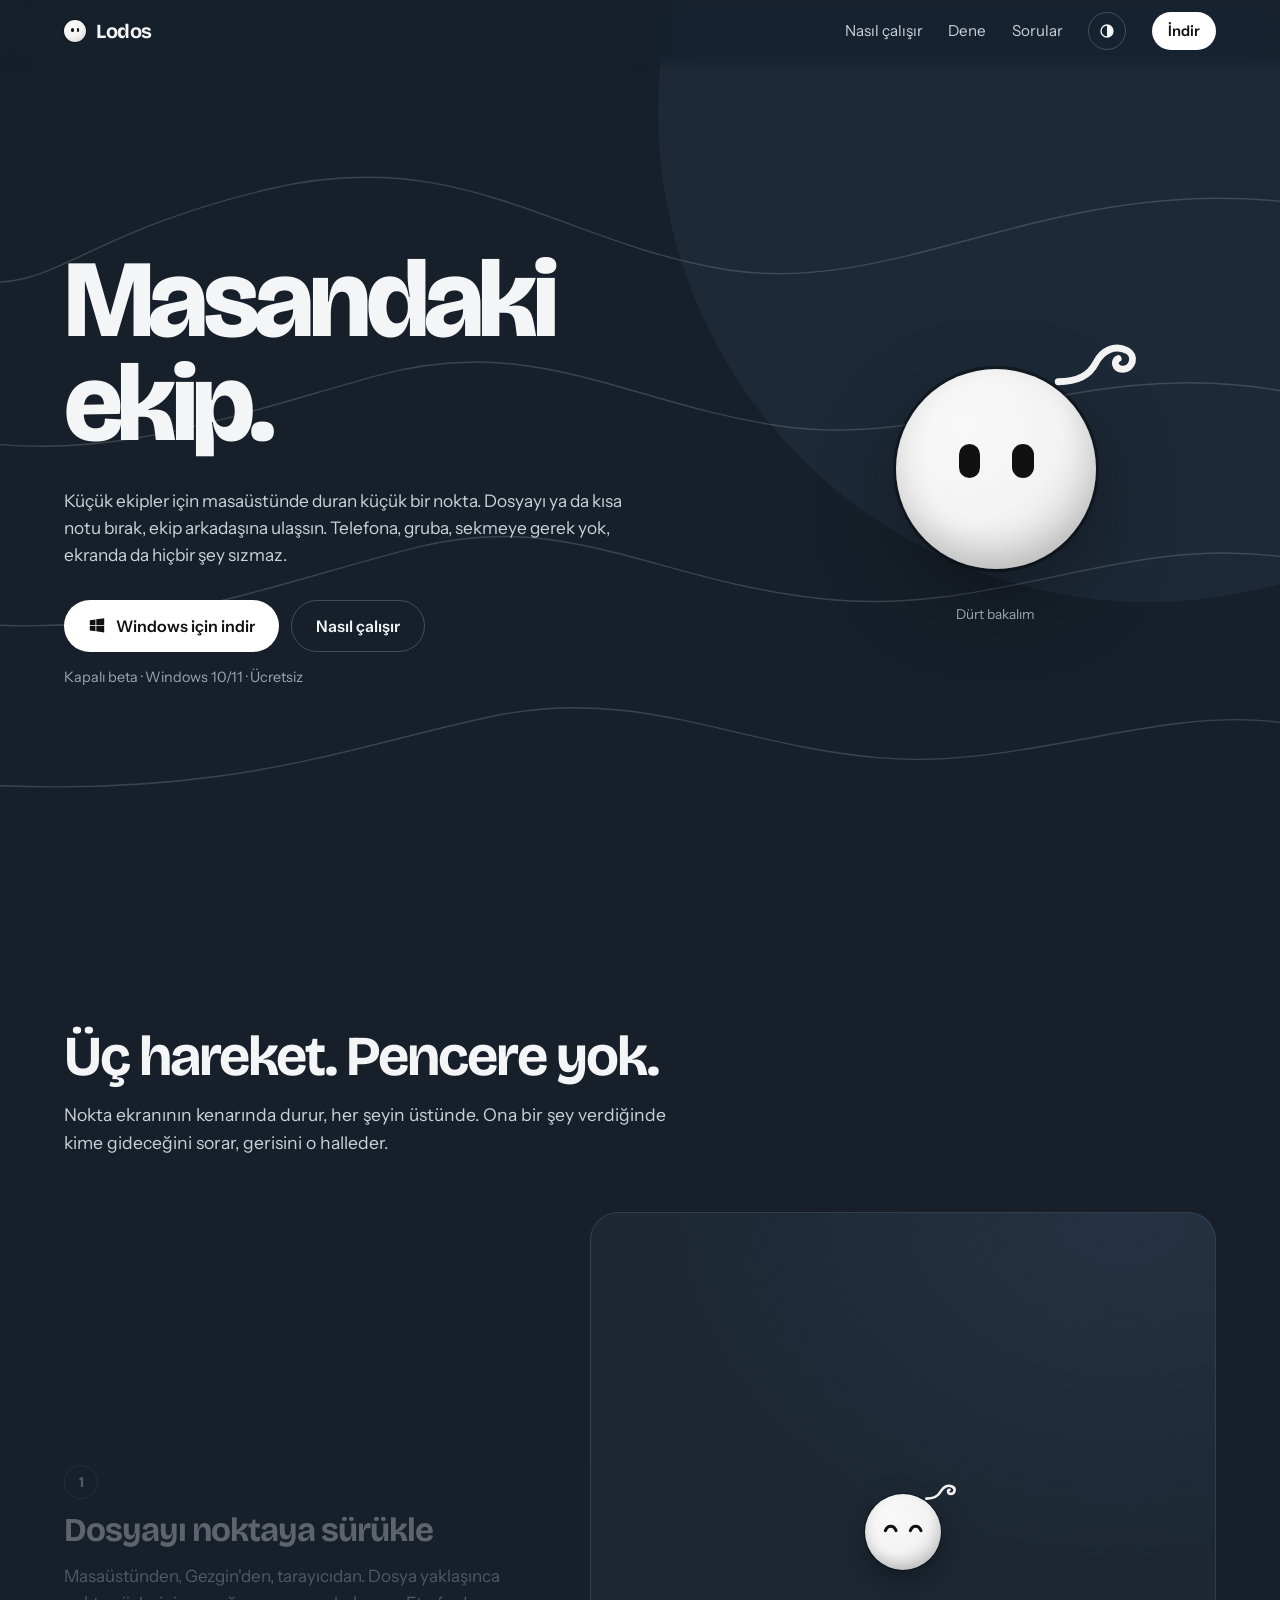
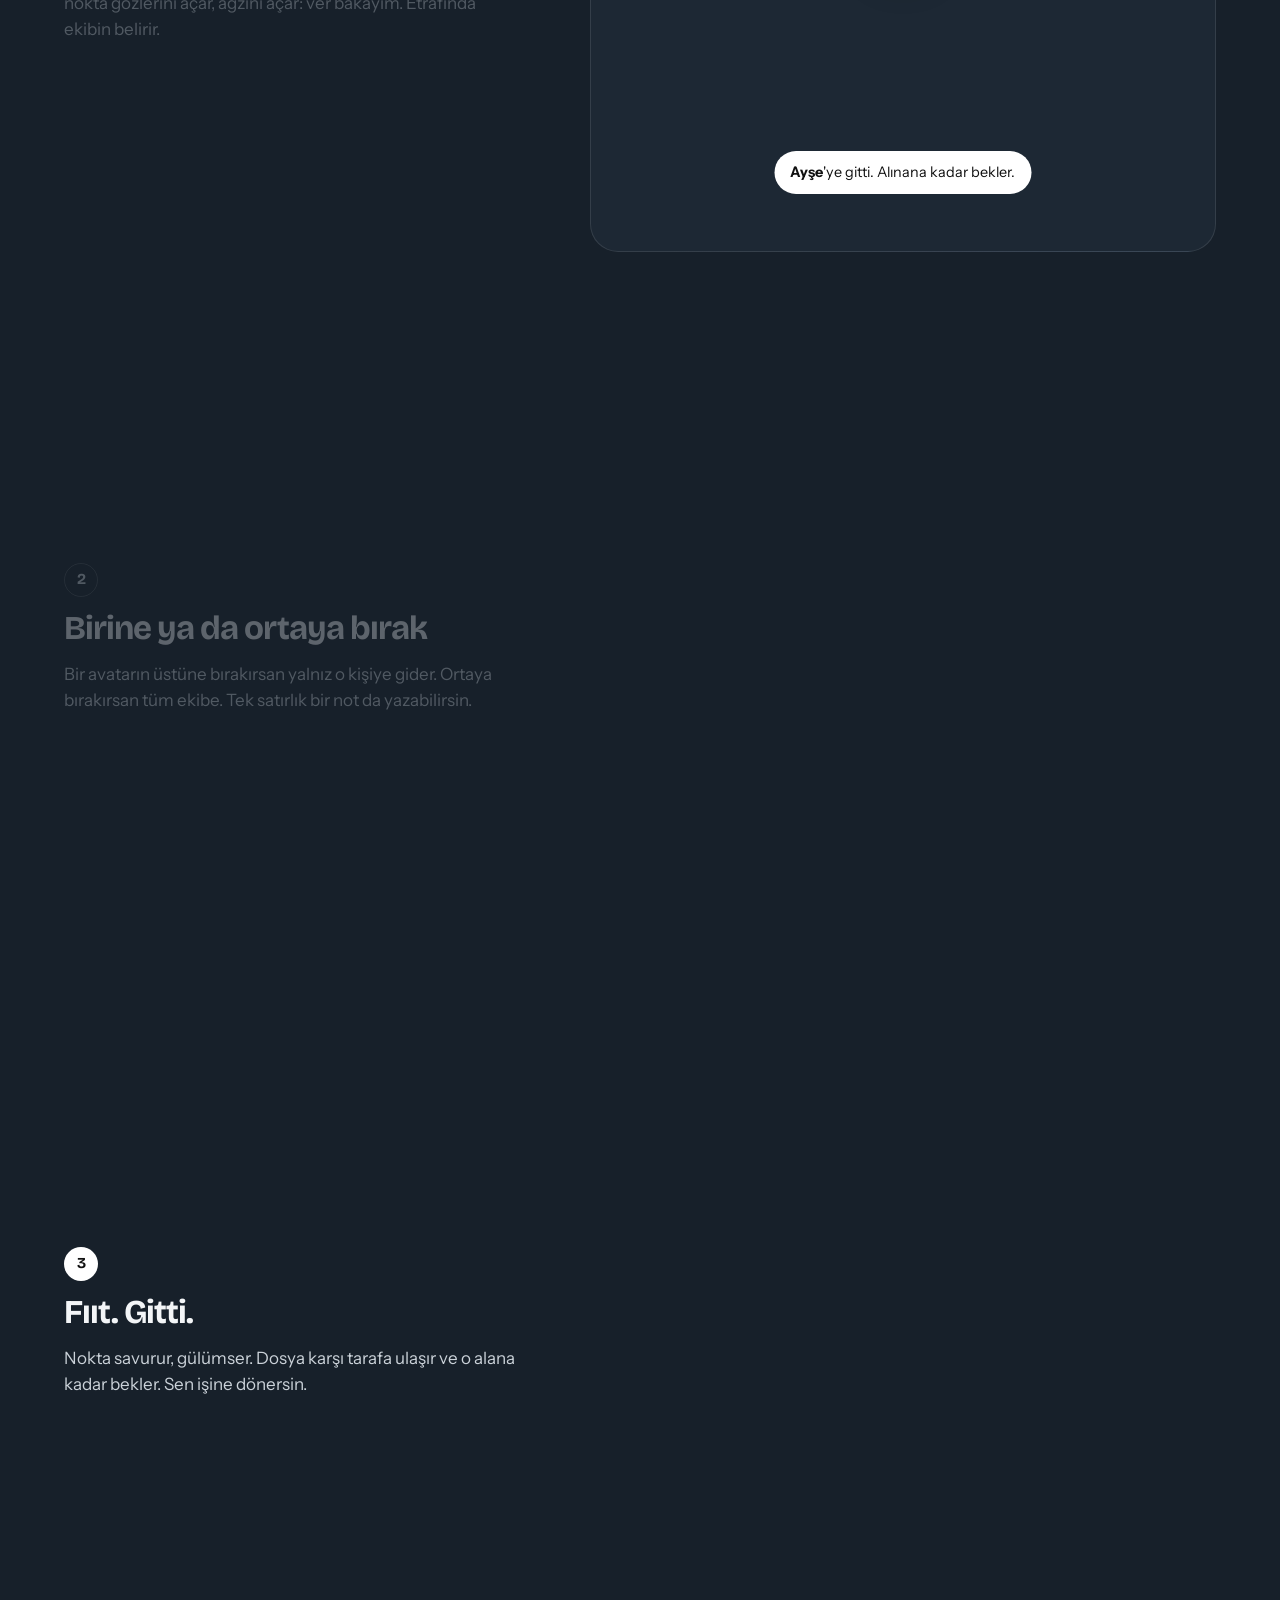
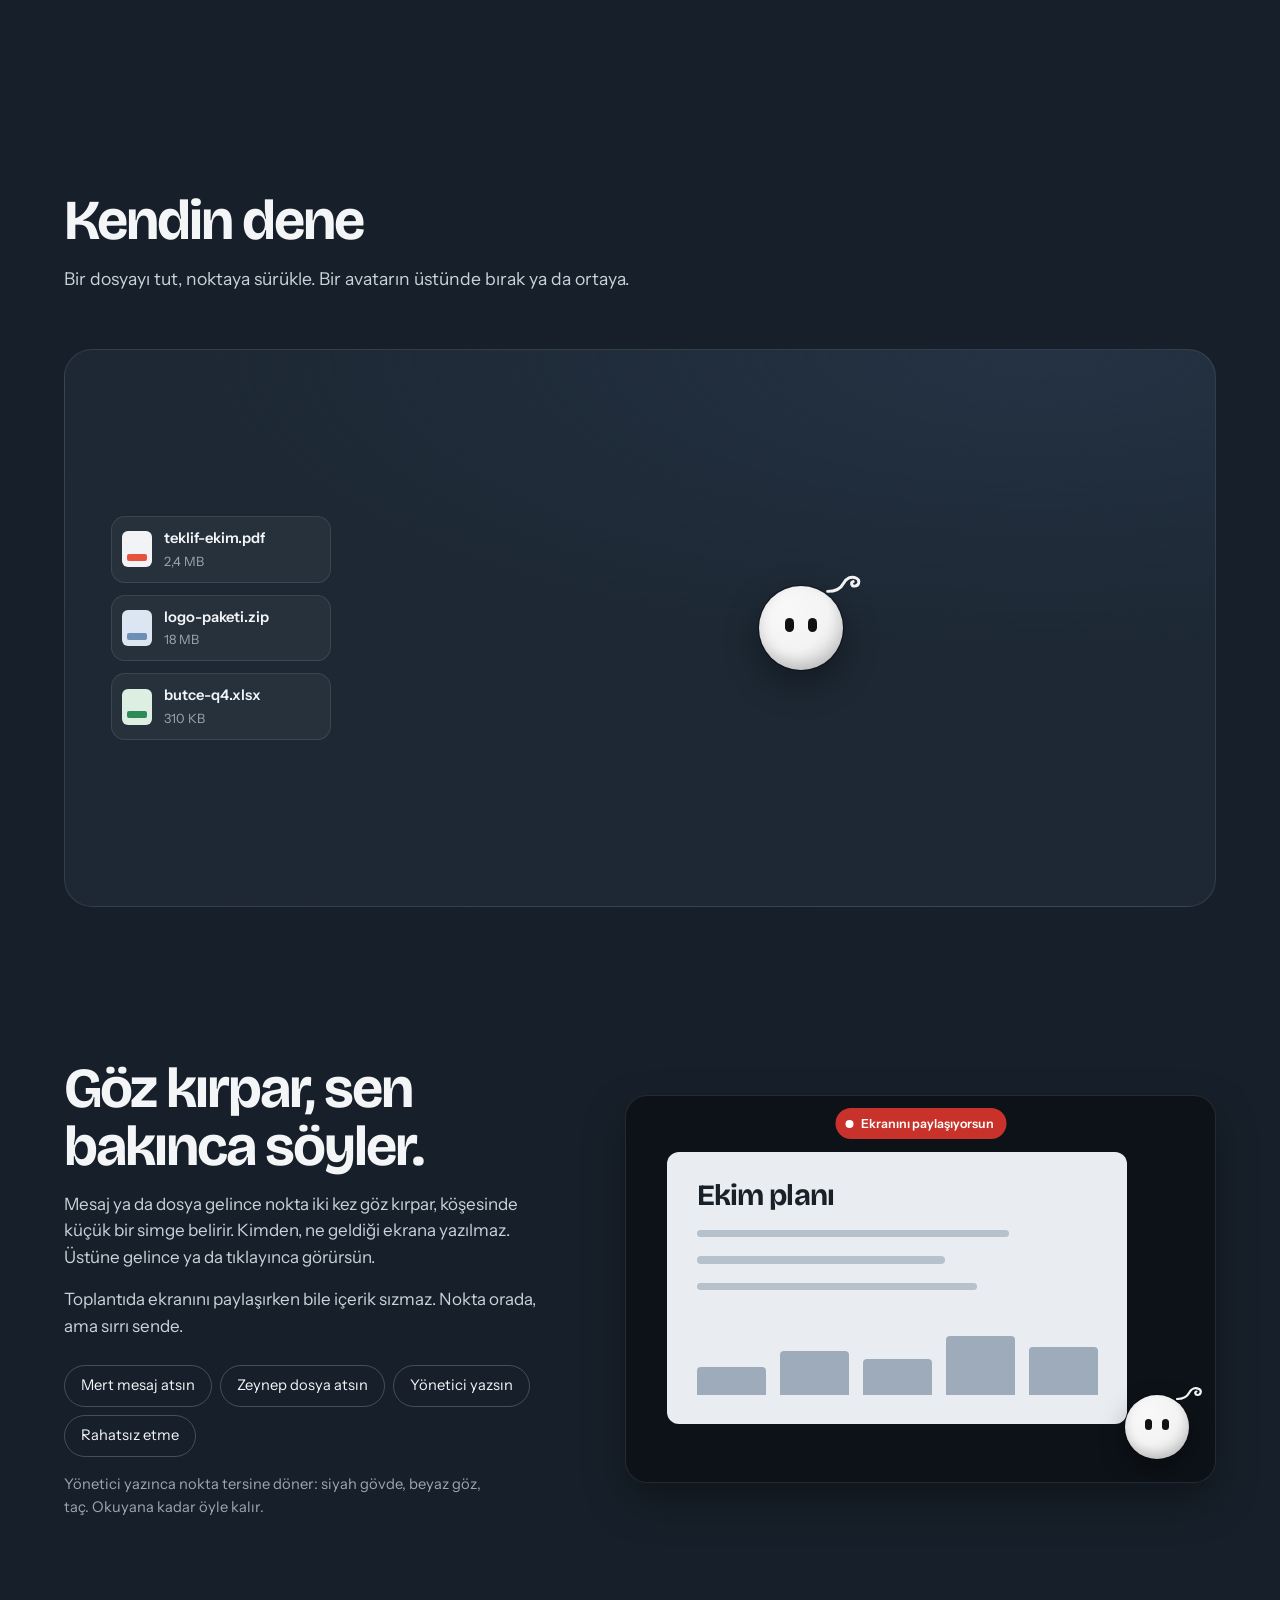
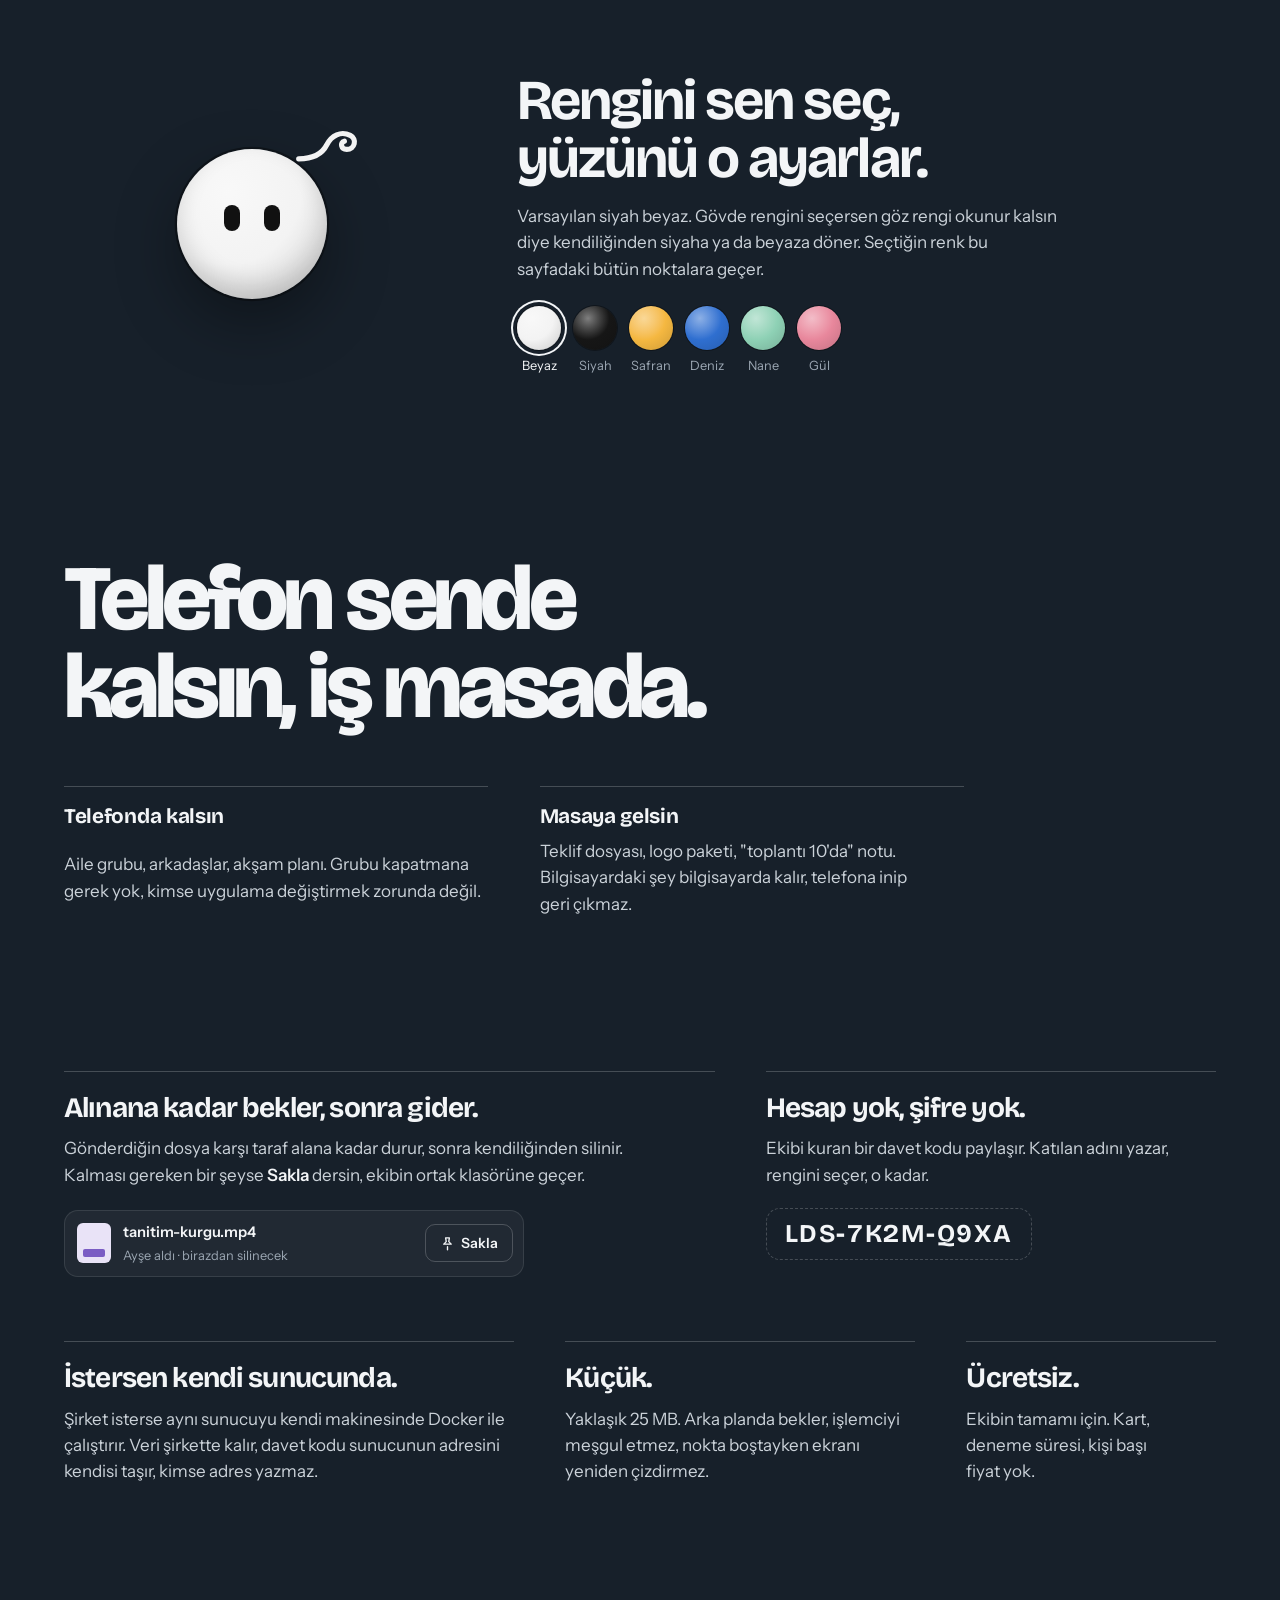
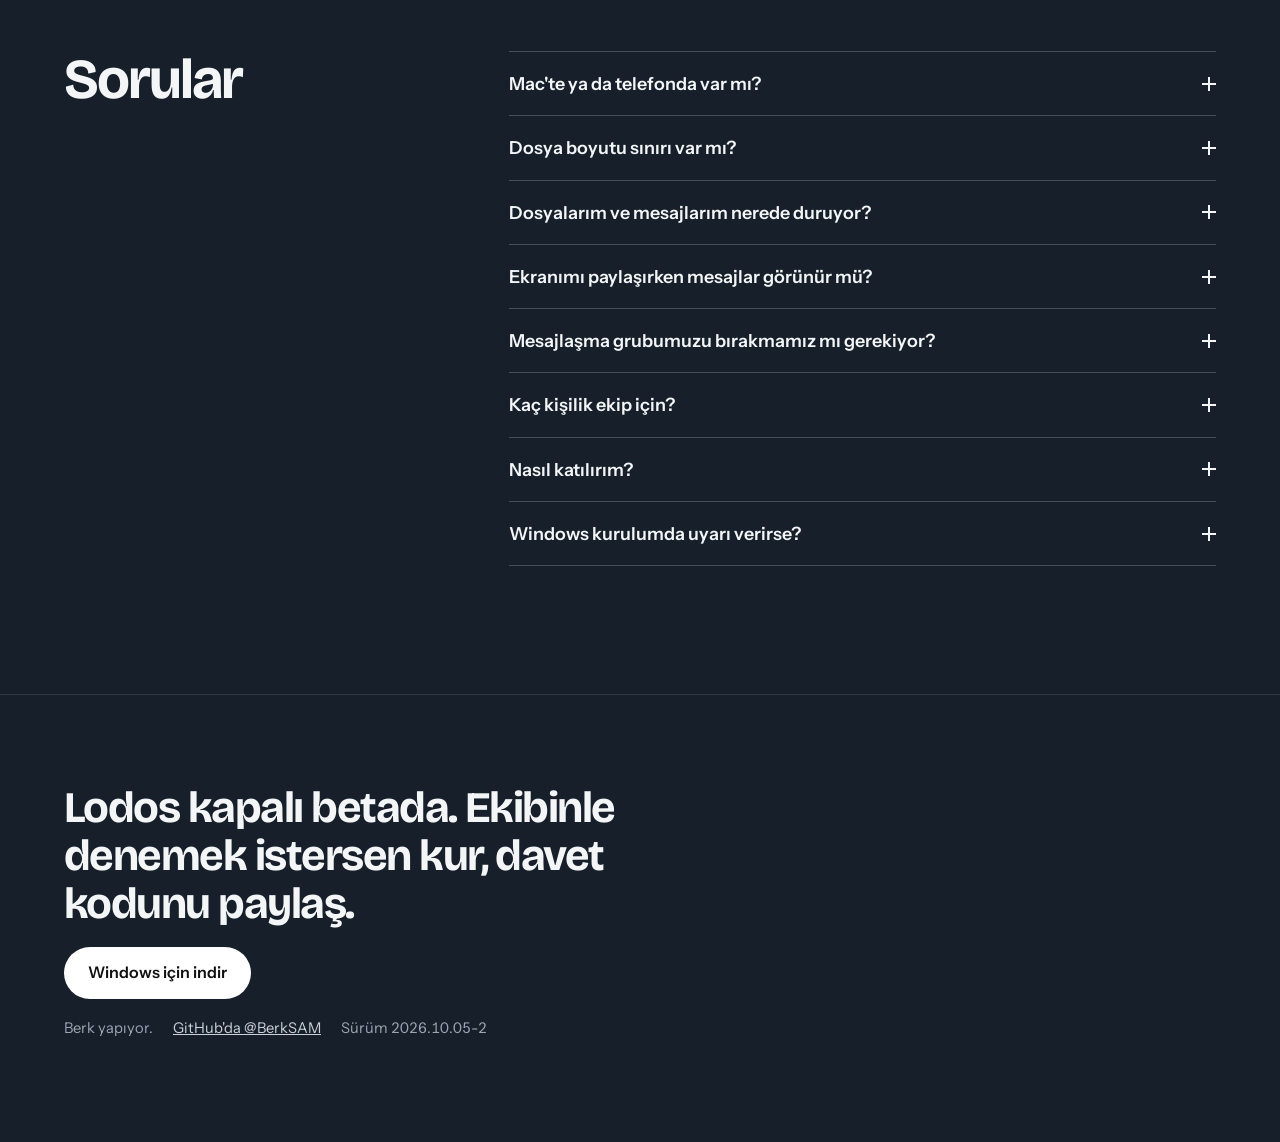
<file: index.html>
<!doctype html>
<html lang="tr" data-tema="koyu">
<head>
<meta charset="utf-8">
<meta name="viewport" content="width=device-width, initial-scale=1, viewport-fit=cover">
<title data-t="{ad}: masandaki ekip">Lodos: masandaki ekip</title>
<meta name="description" content="Masaüstünde duran küçük bir nokta. Dosyayı ya da kısa notu bırak, ekip arkadaşına ulaşsın. Telefona, gruba, sekmeye gerek yok, ekranda da hiçbir şey sızmaz. Windows için, ücretsiz.">
<meta name="surum" content="2026.10.05-2">
<link rel="canonical" href="https://berksam.github.io/lodos-landing/">
<meta name="theme-color" content="#17202a">
<meta property="og:type" content="website">
<meta property="og:locale" content="tr_TR">
<meta property="og:url" content="https://berksam.github.io/lodos-landing/">
<meta property="og:site_name" content="Lodos" data-c="{ad}">
<meta property="og:title" content="Lodos: masandaki ekip" data-c="{ad}: masandaki ekip">
<meta property="og:description" content="Dosyayı ya da kısa notu noktaya bırak, ekip arkadaşına ulaşsın. Masandaki ekip." data-c="Dosyayı ya da kısa notu noktaya bırak, ekip arkadaşına ulaşsın. Masandaki ekip.">
<meta property="og:image" content="https://berksam.github.io/lodos-landing/assets/og.png">
<meta property="og:image:width" content="1200">
<meta property="og:image:height" content="630">
<meta property="og:image:alt" content="Gözleri olan beyaz bir nokta ve yanında: ekibin masaüstündeki bırakma noktası">
<meta name="twitter:card" content="summary_large_image">
<meta name="twitter:title" content="Lodos: masandaki ekip" data-c="{ad}: masandaki ekip">
<meta name="twitter:description" content="Dosyayı ya da kısa notu noktaya bırak, ekip arkadaşına ulaşsın. Windows için, ücretsiz.">
<meta name="twitter:image" content="https://berksam.github.io/lodos-landing/assets/og.png">
<link rel="icon" href="favicon.svg" type="image/svg+xml">
<link rel="icon" href="assets/icon-32.png" sizes="32x32" type="image/png">
<link rel="apple-touch-icon" href="assets/icon-180.png">
<script>
  // Tema boyamadan önce: kayıtlı seçim, yoksa koyu (nokta en iyi koyuda görünür)
  try { var t = localStorage.getItem('tema'); if (t === 'acik' || t === 'koyu') document.documentElement.dataset.tema = t } catch (e) {}
  try { var g = JSON.parse(localStorage.getItem('govde') || 'null'); if (g) { var s = document.documentElement.style; s.setProperty('--orb-body', g.b); s.setProperty('--orb-face', g.f); s.setProperty('--orb-wisp', g.w) } } catch (e) {}
</script>
<link rel="preconnect" href="https://fonts.googleapis.com">
<link rel="preconnect" href="https://fonts.gstatic.com" crossorigin>
<link rel="stylesheet" href="https://fonts.googleapis.com/css2?family=Bricolage+Grotesque:opsz,wght@12..96,500;12..96,700;12..96,800&family=Instrument+Sans:wght@400;500;600&display=swap">
<link rel="stylesheet" href="assets/site.css">
<script src="assets/urun.js" defer></script>
<script src="assets/site.js" defer></script>
</head>
<body>
<a class="atla" href="#icerik">İçeriğe geç</a>

<template id="orb-tpl">
  <span class="orb-wrap" data-face="idle">
    <svg class="wind" viewBox="0 0 30 44" fill="none" aria-hidden="true"><path d="M28 6H8"/><path d="M28 22H2"/><path d="M28 38H12"/></svg>
    <span class="orb">
      <span class="pulse" aria-hidden="true"></span>
      <span class="face face-idle"><span class="eye l"></span><span class="eye r"></span></span>
      <span class="face face-give"><span class="dot l"></span><span class="dot r"></span><span class="mouth"></span></span>
      <span class="face face-smile"><svg viewBox="0 0 34 12" fill="none" aria-hidden="true"><path d="M2 9c2-5 7-5 9 0"/><path d="M23 9c2-5 7-5 9 0"/></svg></span>
      <span class="face face-sleep"><span class="lid l"></span><span class="lid r"></span></span>
      <svg class="wisp" viewBox="0 0 28 22" fill="none" aria-hidden="true"><path pathLength="1" d="M2 14c6 0 10-2 12-6s6-6 10-4c3 1.5 2 6-1.5 6-2.5 0-3-3-1-3.5"/></svg>
      <span class="crown" aria-hidden="true"><svg viewBox="0 0 20 14"><path d="M2 12l2-9 6 5 6-5 2 9H2z"/></svg></span>
      <span class="count" aria-hidden="true"></span>
      <span class="badge badge-msg" aria-hidden="true"><svg viewBox="0 0 12 11" fill="none"><path d="M2 1.5h8a1 1 0 0 1 1 1v4.5a1 1 0 0 1-1 1H5.5L3 9.5V8H2a1 1 0 0 1-1-1V2.5a1 1 0 0 1 1-1z"/></svg></span>
      <span class="badge badge-file" aria-hidden="true"><svg viewBox="0 0 11 12" fill="none"><path d="M1.5 1.5h5l3 3v6h-8v-9z"/></svg></span>
    </span>
    <span class="zz" aria-hidden="true">z</span>
  </span>
</template>

<header class="ust">
  <a class="marka" href="#ust" aria-label="Başa dön" data-a="{ad}, başa dön">
    <span class="mini-orb" aria-hidden="true"><i></i><i></i></span>
    <span data-ad>Lodos</span>
  </a>
  <nav aria-label="Sayfa içi">
    <a href="#nasil">Nasıl çalışır</a>
    <a href="#dene">Dene</a>
    <a href="#sss">Sorular</a>
  </nav>
  <button class="tema-dugme" type="button" aria-label="Açık temaya geç" title="Tema">
    <svg viewBox="0 0 24 24" fill="none" aria-hidden="true"><circle cx="12" cy="12" r="8"/><path d="M12 4a8 8 0 0 1 0 16z"/></svg>
  </button>
  <a class="dugme dugme-kucuk" href="https://github.com/BerkSAM/lodos-landing/releases/latest" data-indir>İndir</a>
</header>

<main id="icerik">

  <!-- ============ Hero ============ -->
  <section class="hero" id="ust" aria-labelledby="hero-baslik">
    <svg class="ruzgar" viewBox="0 0 1440 760" preserveAspectRatio="none" fill="none" aria-hidden="true">
      <path pathLength="1" d="M1440 170C1180 150 1010 250 820 228S520 120 300 160 60 250-40 236"/>
      <path pathLength="1" d="M1440 330C1220 300 1060 380 880 360S600 280 420 318 120 390-40 372"/>
      <path pathLength="1" d="M1440 470C1260 452 1120 520 930 506S640 430 470 462 160 540-40 526"/>
      <path pathLength="1" d="M1440 610C1300 596 1150 650 990 640S720 580 560 604 260 676-40 662"/>
    </svg>
    <div class="hero-metin">
      <h1 id="hero-baslik" class="hero-baslik">
        <span class="satir"><span>Masandaki</span></span>
        <span class="satir"><span>ekip.</span></span>
      </h1>
      <p class="hero-alt">
        Küçük ekipler için masaüstünde duran küçük bir nokta.
        Dosyayı ya da kısa notu bırak, ekip arkadaşına ulaşsın. Telefona, gruba, sekmeye gerek yok,
        ekranda da hiçbir şey sızmaz.
      </p>
      <div class="cta">
        <a class="dugme dugme-ana" href="https://github.com/BerkSAM/lodos-landing/releases/latest" data-indir>
          <svg viewBox="0 0 20 20" aria-hidden="true"><path d="M2 3.6 8.3 2.7v6.1H2zM9.2 2.6 18 1.3v7.5H9.2zM2 9.7h6.3v6.1L2 14.9zM9.2 9.7H18v7.5l-8.8-1.3z"/></svg>
          Windows için indir
        </a>
        <a class="dugme dugme-ikinci" href="#nasil">Nasıl çalışır</a>
      </div>
      <p class="cta-not">Kapalı beta · Windows 10/11 · Ücretsiz</p>
    </div>
    <div class="hero-sahne">
      <button class="orb-host hero-orb" type="button" data-orb data-boy="200" aria-label="Noktayı dürt">
      </button>
      <p class="hero-ipucu" aria-hidden="true">Dürt bakalım</p>
    </div>
  </section>

  <!-- ============ Nasıl çalışır (kaydırmayla) ============ -->
  <section class="nasil" id="nasil" aria-labelledby="nasil-baslik">
    <div class="bolum-bas">
      <h2 id="nasil-baslik">Üç hareket. Pencere yok.</h2>
      <p>Nokta ekranının kenarında durur, her şeyin üstünde. Ona bir şey verdiğinde kime gideceğini sorar, gerisini o halleder.</p>
    </div>
    <div class="nasil-izgara">
      <div class="nasil-sahne-kap">
        <div class="sahne nasil-sahne" data-adim="0" aria-hidden="true">
          <div class="masa">
            <div class="masa-dosya">
              <span class="dosya-ikon" style="--dz:#F2F3F7;--de:#E5533D"></span>
              <span class="dosya-ad">teklif-ekim.pdf</span>
            </div>
            <div class="halka" data-halka>
              <div class="halka-disk"></div>
              <div class="halka-orta"></div>
              <p class="halka-ipucu">Ortası: tüm ekip</p>
            </div>
            <div class="orb-host nasil-orb" data-orb data-boy="76"></div>
            <div class="bildirim-hap"><b>Ayşe</b>'ye gitti. Alınana kadar bekler.</div>
          </div>
        </div>
      </div>
      <ol class="adimlar">
        <li class="adim" data-adim="1">
          <span class="adim-no" aria-hidden="true">1</span>
          <h3>Dosyayı noktaya sürükle</h3>
          <p>Masaüstünden, Gezgin'den, tarayıcıdan. Dosya yaklaşınca nokta gözlerini açar, ağzını açar: ver bakayım. Etrafında ekibin belirir.</p>
        </li>
        <li class="adim" data-adim="2">
          <span class="adim-no" aria-hidden="true">2</span>
          <h3>Birine ya da ortaya bırak</h3>
          <p>Bir avatarın üstüne bırakırsan yalnız o kişiye gider. Ortaya bırakırsan tüm ekibe. Tek satırlık bir not da yazabilirsin.</p>
        </li>
        <li class="adim" data-adim="3">
          <span class="adim-no" aria-hidden="true">3</span>
          <h3>Fııt. Gitti.</h3>
          <p>Nokta savurur, gülümser. Dosya karşı tarafa ulaşır ve o alana kadar bekler. Sen işine dönersin.</p>
        </li>
      </ol>
    </div>
  </section>

  <!-- ============ Dene ============ -->
  <section class="dene" id="dene" aria-labelledby="dene-baslik">
    <div class="bolum-bas">
      <h2 id="dene-baslik">Kendin dene</h2>
      <p class="ipucu-fare">Bir dosyayı tut, noktaya sürükle. Bir avatarın üstünde bırak ya da ortaya.</p>
      <p class="ipucu-dokun">Bir dosyaya dokun, sonra kime gideceğini seç.</p>
    </div>
    <div class="sahne dene-sahne" data-dene>
      <div class="dene-dosyalar" role="group" aria-label="Masaüstündeki dosyalar">
        <button class="dosya-kart" type="button" data-dosya="teklif-ekim.pdf" data-boyut="2,4 MB">
          <span class="dosya-ikon" style="--dz:#F2F3F7;--de:#E5533D"></span>
          <span class="dosya-yazi"><b>teklif-ekim.pdf</b><small>2,4 MB</small></span>
        </button>
        <button class="dosya-kart" type="button" data-dosya="logo-paketi.zip" data-boyut="18 MB">
          <span class="dosya-ikon" style="--dz:#DCE6F2;--de:#6E8FB5"></span>
          <span class="dosya-yazi"><b>logo-paketi.zip</b><small>18 MB</small></span>
        </button>
        <button class="dosya-kart" type="button" data-dosya="butce-q4.xlsx" data-boyut="310 KB">
          <span class="dosya-ikon" style="--dz:#DDEFE3;--de:#2E8B57"></span>
          <span class="dosya-yazi"><b>butce-q4.xlsx</b><small>310 KB</small></span>
        </button>
      </div>
      <div class="dene-merkez">
        <div class="halka" data-halka>
          <div class="halka-disk"></div>
          <button class="halka-orta" type="button" data-hedef="ekip" tabindex="-1" aria-label="Tüm ekibe gönder"></button>
          <p class="halka-ipucu" aria-hidden="true">Ortası: tüm ekip</p>
        </div>
        <div class="orb-host dene-orb" data-orb data-boy="84"></div>
      </div>
      <p class="dene-durum" aria-live="polite"></p>
    </div>
  </section>

  <!-- ============ Göz kırpar ============ -->
  <section class="kirpar" id="bildirim" aria-labelledby="kirpar-baslik">
    <div class="kirpar-metin">
      <h2 id="kirpar-baslik">Göz kırpar, sen bakınca söyler.</h2>
      <p>Mesaj ya da dosya gelince nokta iki kez göz kırpar, köşesinde küçük bir simge belirir. Kimden, ne geldiği ekrana yazılmaz. Üstüne gelince ya da tıklayınca görürsün.</p>
      <p>Toplantıda ekranını paylaşırken bile içerik sızmaz. Nokta orada, ama sırrı sende.</p>
      <div class="kirpar-dugmeler" role="group" aria-label="Bir şey gönder">
        <button class="hap-dugme" type="button" data-olay="mesaj">Mert mesaj atsın</button>
        <button class="hap-dugme" type="button" data-olay="dosya">Zeynep dosya atsın</button>
        <button class="hap-dugme" type="button" data-olay="yonetici">Yönetici yazsın</button>
        <button class="hap-dugme" type="button" data-olay="uyku" aria-pressed="false">Rahatsız etme</button>
      </div>
      <p class="kirpar-not" data-kirpar-not>Yönetici yazınca nokta tersine döner: siyah gövde, beyaz göz, taç. Okuyana kadar öyle kalır.</p>
    </div>
    <div class="paylasim">
      <div class="paylasim-cubuk">
        <span class="kayit" aria-hidden="true"></span>
        Ekranını paylaşıyorsun
      </div>
      <div class="paylasim-slayt" aria-hidden="true">
        <span class="slayt-baslik">Ekim planı</span>
        <span class="slayt-cizgi" style="--g:78%"></span>
        <span class="slayt-cizgi" style="--g:62%"></span>
        <span class="slayt-cizgi" style="--g:70%"></span>
        <span class="slayt-grafik"><i style="--h:40%"></i><i style="--h:64%"></i><i style="--h:52%"></i><i style="--h:86%"></i><i style="--h:70%"></i></span>
      </div>
      <div class="paylasim-kose">
        <div class="goz-at" role="status" aria-live="polite" hidden></div>
        <button class="orb-host kirpar-orb" type="button" data-orb data-boy="64" aria-label="Noktaya bak: bekleyen bir şey yok"></button>
      </div>
    </div>
  </section>

  <!-- ============ Temalar ============ -->
  <section class="tema" id="tema" aria-labelledby="tema-baslik">
    <div class="orb-host tema-orb" data-orb data-boy="150"></div>
    <div class="tema-metin">
      <h2 id="tema-baslik">Rengini sen seç, yüzünü o ayarlar.</h2>
      <p>Varsayılan siyah beyaz. Gövde rengini seçersen göz rengi okunur kalsın diye kendiliğinden siyaha ya da beyaza döner. Seçtiğin renk bu sayfadaki bütün noktalara geçer.</p>
      <fieldset class="renkler">
        <legend class="gizli">Gövde rengi</legend>
      </fieldset>
    </div>
  </section>

  <!-- ============ Telefon / masa ============ -->
  <section class="ayrim" aria-labelledby="ayrim-baslik">
    <h2 id="ayrim-baslik" class="ayrim-baslik" data-t="Telefon sende kalsın, iş masada.">Telefon sende kalsın, iş masada.</h2>
    <div class="ayrim-iki">
      <div>
        <h3>Telefonda kalsın</h3>
        <p>Aile grubu, arkadaşlar, akşam planı. Grubu kapatmana gerek yok, kimse uygulama değiştirmek zorunda değil.</p>
      </div>
      <div>
        <h3>Masaya gelsin</h3>
        <p>Teklif dosyası, logo paketi, "toplantı 10'da" notu. Bilgisayardaki şey bilgisayarda kalır, telefona inip geri çıkmaz.</p>
      </div>
    </div>
  </section>

  <!-- ============ Ayrıntılar ============ -->
  <section class="ozler" aria-labelledby="ozler-baslik">
    <h2 id="ozler-baslik" class="gizli">Ayrıntılar</h2>
    <article class="oz oz-gecici">
      <h3>Alınana kadar bekler, sonra gider.</h3>
      <p>Gönderdiğin dosya karşı taraf alana kadar durur, sonra kendiliğinden silinir. Kalması gereken bir şeyse <b>Sakla</b> dersin, ekibin ortak klasörüne geçer.</p>
      <div class="sakla-satir">
        <span class="dosya-ikon" style="--dz:#E9E3F7;--de:#7A5CC4" aria-hidden="true"></span>
        <span class="dosya-yazi"><b>tanitim-kurgu.mp4</b><small data-sakla-durum>Ayşe aldı · birazdan silinecek</small></span>
        <button class="sakla-dugme" type="button" aria-pressed="false">
          <svg viewBox="0 0 24 24" fill="none" aria-hidden="true"><path d="M12 17v5"/><path d="M9 3h6l-1 6 4 4H6l4-4-1-6z"/></svg>
          <span>Sakla</span>
        </button>
      </div>
    </article>
    <article class="oz oz-kod">
      <h3>Hesap yok, şifre yok.</h3>
      <p>Ekibi kuran bir davet kodu paylaşır. Katılan adını yazar, rengini seçer, o kadar.</p>
      <p class="davet-kodu" aria-label="Örnek davet kodu"><span data-onek>LDS</span>-7K2M-Q9XA</p>
    </article>
    <article class="oz oz-sunucu">
      <h3>İstersen kendi sunucunda.</h3>
      <p>Şirket isterse aynı sunucuyu kendi makinesinde Docker ile çalıştırır. Veri şirkette kalır, davet kodu sunucunun adresini kendisi taşır, kimse adres yazmaz.</p>
    </article>
    <article class="oz oz-hafif">
      <h3>Küçük.</h3>
      <p>Yaklaşık 25 MB. Arka planda bekler, işlemciyi meşgul etmez, nokta boştayken ekranı yeniden çizdirmez.</p>
    </article>
    <article class="oz oz-bedava">
      <h3>Ücretsiz.</h3>
      <p>Ekibin tamamı için. Kart, deneme süresi, kişi başı fiyat yok.</p>
    </article>
  </section>

  <!-- ============ SSS ============ -->
  <section class="sss" id="sss" aria-labelledby="sss-baslik">
    <h2 id="sss-baslik">Sorular</h2>
    <div class="sss-liste">
      <details>
        <summary>Mac'te ya da telefonda var mı?</summary>
        <p>Şimdilik yok. <span data-ad>Lodos</span> Windows 10 ve 11 için. Masa başında çalışan ekipler için düşünüldü, telefondaki uygulamaların olduğu gibi kalır.</p>
      </details>
      <details>
        <summary>Dosya boyutu sınırı var mı?</summary>
        <p>Var. Sınırı sunucu belirler ve uygulama sana gösterir. Kendi sunucunu çalıştırıyorsan sınırı sen ayarlarsın.</p>
      </details>
      <details>
        <summary>Dosyalarım ve mesajlarım nerede duruyor?</summary>
        <p>Varsayılan olarak bizim sunucumuzda, yurt dışında. Dosyalar alındıktan sonra silinir, yalnız "Sakla" dediklerin ortak klasörde kalır. Verinin şirketten çıkmasını istemiyorsan sunucuyu kendin çalıştır.</p>
      </details>
      <details>
        <summary>Ekranımı paylaşırken mesajlar görünür mü?</summary>
        <p>Hayır. Nokta görünür, içerik görünmez. Kimden ne geldiğini yalnız sen üstüne gelince ya da tıklayınca görürsün.</p>
      </details>
      <details>
        <summary>Mesajlaşma grubumuzu bırakmamız mı gerekiyor?</summary>
        <p>Hayır. <span data-ad>Lodos</span> bir sohbet uygulamasının yerine geçmez, yanında durur. İş dosyası ve kısa iş notu masada kalsın diye var.</p>
      </details>
      <details>
        <summary>Kaç kişilik ekip için?</summary>
        <p>5 ile 15 kişi arası ekipler düşünülerek yapıldı. Herkes noktanın etrafındaki halkada görünür.</p>
      </details>
      <details>
        <summary>Nasıl katılırım?</summary>
        <p>Şu an kapalı beta. Ekibini kuran kişi sana bir davet kodu verir, uygulamayı açıp kodu yazarsın.</p>
      </details>
      <details>
        <summary>Windows kurulumda uyarı verirse?</summary>
        <p>Kapalı betada kurulum paketi henüz imzalı değil, bu yüzden Windows ilk açılışta "tanınmayan uygulama" uyarısı gösterebilir. "Ek bilgi" ve "Yine de çalıştır" ile devam edebilirsin.</p>
      </details>
    </div>
  </section>
</main>

<footer class="alt">
  <div class="alt-ic">
    <p class="alt-buyuk"><span data-ad>Lodos</span> kapalı betada. Ekibinle denemek istersen kur, davet kodunu paylaş.</p>
    <a class="dugme dugme-ana" href="https://github.com/BerkSAM/lodos-landing/releases/latest" data-indir>Windows için indir</a>
    <p class="alt-kucuk">
      <span><span data-yapan>Berk</span> yapıyor.</span> <a href="https://github.com/BerkSAM" data-github>GitHub'da @BerkSAM</a>
      <span class="surum">Sürüm <span data-surum>2026.10.05-2</span></span>
    </p>
  </div>
</footer>

<button class="yoldas" type="button" aria-label="Başa dön">
  <span class="orb-host yoldas-orb" data-orb data-boy="52"></span>
</button>

<noscript><style>.hero-baslik .satir > span{transform:none!important;opacity:1!important}.orb-host{display:none}</style></noscript>
</body>
</html>
</file>
<file: assets/site.css>
/* Lodos tanıtım sayfası. Sayfa bir Windows masaüstü gibi davranır; nokta (orb) uygulamadaki
   ölçülerle birebir çizilir (src/components/Orb.tsx, src/styles.css: 64 px taban). */

@property --b { syntax: '<color>'; inherits: true; initial-value: #f3f3f3; }
@property --f { syntax: '<color>'; inherits: true; initial-value: #111111; }
@property --r { syntax: '<length>'; inherits: true; initial-value: 120px; }

:root {
  --zemin: #17202a;
  --zemin-2: #1d2834;
  --zemin-3: #243243;
  --yuzey: rgba(255, 255, 255, 0.045);
  --cizgi: rgba(255, 255, 255, 0.1);
  --cizgi-2: rgba(255, 255, 255, 0.2);
  --metin: #f3f5f7;
  --soluk: #9ba6b2;
  --soluk-2: #cbd2d9;
  --ters-zemin: #ffffff;
  --ters-metin: #111111;
  --halka-zemin: rgba(10, 14, 19, 0.55);
  --golge: 0 18px 40px rgba(0, 0, 0, 0.35);
  --orb-body: #f3f3f3;
  --orb-face: #111111;
  --orb-wisp: #f3f3f3;

  --font-bas: 'Bricolage Grotesque', 'Instrument Sans', system-ui, sans-serif;
  --font-govde: 'Instrument Sans', system-ui, sans-serif;

  --ease-out: cubic-bezier(0.23, 1, 0.32, 1);
  --ease-in-out: cubic-bezier(0.77, 0, 0.175, 1);
  /* Yaylar (Apple tarzı visualDuration/bounce'tan üretildi): açılış hafif aşmalı, kapanış aşmasız */
  --yay: linear(0, 0.033, 0.102, 0.203, 0.317, 0.42, 0.531, 0.622, 0.712, 0.782, 0.841, 0.894, 0.932, 0.965, 0.987, 1.004, 1.015, 1.022, 1.025, 1.026, 1.026, 1.024, 1.021, 1.018, 1.015, 1.013, 1.01, 1.008, 1.006, 1.004, 1.003, 1.002, 1.001, 1, 1, 1, 1);
  --yay-sure: 570ms;
  --yumusak: linear(0, 0.036, 0.114, 0.203, 0.306, 0.398, 0.491, 0.568, 0.641, 0.7, 0.754, 0.796, 0.834, 0.864, 0.89, 0.91, 0.928, 0.941, 0.953, 0.962, 0.97, 0.976, 0.98, 0.984, 0.987, 0.99, 0.992, 0.994, 0.995, 0.996, 0.997, 0.997, 0.998, 0.998, 0.999, 0.999, 1);
  --yumusak-sure: 690ms;
  --pop: linear(0, 0.07, 0.228, 0.423, 0.62, 0.794, 0.932, 1.03, 1.09, 1.118, 1.122, 1.11, 1.089, 1.064, 1.041, 1.02, 1.005, 0.994, 0.988, 0.985, 0.985, 0.987, 0.99, 0.993, 0.995, 0.998, 1, 1.001, 1.002, 1.002, 1.002, 1.002, 1.001, 1.001, 1, 1, 1);
  --pop-sure: 650ms;

  --kenar: clamp(16px, 5vw, 72px);
  --en: 1240px;
  color-scheme: dark;
  interpolate-size: allow-keywords;
}

[data-tema='acik'] {
  --zemin: #dde3e9;
  --zemin-2: #eceff3;
  --zemin-3: #cfd7e0;
  --yuzey: rgba(255, 255, 255, 0.6);
  --cizgi: rgba(17, 24, 33, 0.1);
  --cizgi-2: rgba(17, 24, 33, 0.22);
  --metin: #11171e;
  --soluk: #56616d;
  --soluk-2: #2d3640;
  --ters-zemin: #11171e;
  --ters-metin: #ffffff;
  --halka-zemin: rgba(255, 255, 255, 0.6);
  --golge: 0 18px 40px rgba(30, 42, 56, 0.18);
  color-scheme: light;
}

*,
*::before,
*::after { box-sizing: border-box; }

html { scroll-behavior: smooth; -webkit-text-size-adjust: 100%; overflow-x: clip; }
@media (prefers-reduced-motion: reduce) { html { scroll-behavior: auto; } }

body {
  margin: 0;
  background: var(--zemin);
  color: var(--metin);
  font-family: var(--font-govde);
  font-size: 1.0625rem;
  line-height: 1.55;
  overflow-x: clip;
  transition: background-color 0.3s ease, color 0.3s ease;
}

h1, h2, h3 {
  font-family: var(--font-bas);
  font-optical-sizing: auto;
  margin: 0;
  text-wrap: balance;
}
h2 {
  font-size: clamp(2rem, 4.4vw, 3.6rem);
  font-weight: 700;
  line-height: 1.02;
  letter-spacing: -0.035em;
}
h3 {
  font-size: 1.3rem;
  font-weight: 700;
  line-height: 1.2;
  letter-spacing: -0.015em;
}
p { margin: 0; text-wrap: pretty; }
a { color: inherit; }
button { font: inherit; color: inherit; }

:focus-visible {
  outline: 2px solid var(--metin);
  outline-offset: 3px;
  border-radius: 6px;
}

.gizli {
  position: absolute !important;
  width: 1px; height: 1px;
  overflow: hidden;
  clip-path: inset(50%);
  white-space: nowrap;
}

.atla {
  position: fixed;
  left: 16px; top: 12px;
  z-index: 100;
  padding: 10px 16px;
  border-radius: 999px;
  background: var(--ters-zemin);
  color: var(--ters-metin);
  font-weight: 600;
  text-decoration: none;
  transform: translateY(-150%);
}
.atla:focus-visible { transform: none; }

/* ---------------- Nokta (orb) ---------------- */
/* Tüm ölçüler uygulamadaki 64 px tabandan: 1 birim = --u */

.orb-host { display: inline-block; position: relative; }
button.orb-host { border: 0; padding: 0; background: none; cursor: pointer; border-radius: 50%; }

.orb-wrap {
  --u: calc(var(--boy, 64) * 1px / 64);
  --b: var(--orb-body);
  --f: var(--orb-face);
  --w: var(--orb-wisp);
  position: relative;
  display: block;
  width: calc(64 * var(--u));
  height: calc(64 * var(--u));
  color: var(--metin);
  transition: --b 0.45s var(--ease-out), --f 0.45s var(--ease-out);
}
[data-tema='acik'] .orb-wrap { --w: #2b333c; }
.orb-wrap[data-ters] { --b: var(--orb-face); --f: var(--orb-body); }

.orb {
  display: block;
  position: absolute;
  inset: 0;
  border-radius: 50%;
  background: radial-gradient(
    circle at 34% 28%,
    color-mix(in srgb, var(--b), #fff 45%) 0%,
    var(--b) 50%,
    color-mix(in srgb, var(--b), #000 16%) 100%
  );
  box-shadow:
    0 0 0 max(1px, calc(1 * var(--u))) rgba(0, 0, 0, 0.35),
    0 calc(10 * var(--u)) calc(26 * var(--u)) rgba(0, 0, 0, 0.35),
    inset 0 calc(-5 * var(--u)) calc(10 * var(--u)) rgba(0, 0, 0, 0.14);
  transition: transform 0.22s var(--ease-out);
}
.orb-wrap[data-ters] .orb {
  box-shadow:
    0 0 0 calc(2 * var(--u)) var(--f),
    0 0 0 calc(5 * var(--u)) color-mix(in srgb, var(--f) 25%, transparent),
    0 calc(10 * var(--u)) calc(26 * var(--u)) rgba(0, 0, 0, 0.35);
}
/* "Ver bakayım": dosya yaklaşınca büyür (yay, hafif aşma) */
.orb-wrap[data-face='give'] .orb {
  transform: scale(1.15);
  transition: transform var(--yay-sure) var(--yay);
}

/* Yönetici nabzı: üç kez, sonra durağan halka. Boşta sürekli animasyon yok */
.pulse {
  position: absolute;
  inset: 0;
  border-radius: 50%;
  box-shadow: 0 0 0 calc(3 * var(--u)) var(--f);
  opacity: 0;
  pointer-events: none;
}
.orb-wrap[data-ters] .pulse { animation: nabiz 1.8s var(--ease-out) 3; }

.face {
  position: absolute;
  inset: 0;
  opacity: 0;
  transform: scale(0.85);
  transition: opacity 0.16s var(--ease-out), transform 0.2s var(--ease-out);
}
.orb-wrap[data-face='idle'] .face-idle,
.orb-wrap[data-face='give'] .face-give,
.orb-wrap[data-face='smile'] .face-smile,
.orb-wrap[data-face='sleep'] .face-sleep { opacity: 1; transform: none; }

.eye {
  position: absolute;
  top: calc(24 * var(--u));
  width: calc(7 * var(--u));
  height: calc(11 * var(--u));
  border-radius: calc(4 * var(--u));
  background: var(--f);
  transition: translate 0.25s var(--ease-out);
}
.eye.l { left: calc(20 * var(--u)); }
.eye.r { left: calc(37 * var(--u)); }
.face-idle[data-blink='a'] .eye { animation: kirp-a 0.24s; }
.face-idle[data-blink='b'] .eye { animation: kirp-b 0.24s; }
.face-idle[data-wink='a'] .eye { animation: iki-kirp-a 0.8s; }
.face-idle[data-wink='b'] .eye { animation: iki-kirp-b 0.8s; }

.dot {
  position: absolute;
  top: calc(18 * var(--u));
  width: calc(10 * var(--u));
  height: calc(10 * var(--u));
  border-radius: 50%;
  background: var(--f);
}
.dot.l { left: calc(17 * var(--u)); }
.dot.r { left: calc(36 * var(--u)); }
.mouth {
  position: absolute;
  left: calc(25 * var(--u));
  top: calc(36 * var(--u));
  width: calc(14 * var(--u));
  height: calc(11 * var(--u));
  border-radius: 50%;
  background: var(--f);
}
.orb-wrap[data-face='give'] .mouth { animation: agiz 0.2s var(--ease-out); }

.face-smile svg {
  position: absolute;
  left: calc(15 * var(--u));
  top: calc(22 * var(--u));
  width: calc(34 * var(--u));
  height: calc(12 * var(--u));
  overflow: visible;
}
.face-smile path { stroke: var(--f); stroke-width: 2.6; stroke-linecap: round; }

.lid {
  position: absolute;
  top: calc(30 * var(--u));
  width: calc(11 * var(--u));
  height: calc(2.5 * var(--u));
  border-radius: calc(2 * var(--u));
  background: var(--f);
}
.lid.l { left: calc(16 * var(--u)); }
.lid.r { left: calc(36 * var(--u)); }

.wisp {
  position: absolute;
  top: calc(-10 * var(--u));
  right: calc(-14 * var(--u));
  width: calc(28 * var(--u));
  height: calc(22 * var(--u));
  overflow: visible;
  transition: opacity 0.18s var(--ease-out);
}
.wisp path { stroke: var(--w); stroke-width: 2.2; stroke-linecap: round; }
.orb-wrap[data-ters] .wisp,
.orb-wrap[data-face='sleep'] .wisp,
.orb-wrap[data-face='give'] .wisp { opacity: 0; }

.crown {
  position: absolute;
  left: calc(22 * var(--u));
  top: calc(-14 * var(--u));
  width: calc(20 * var(--u));
  height: calc(14 * var(--u));
  fill: var(--f);
  filter: drop-shadow(0 1px 2px rgba(0, 0, 0, 0.45));
  opacity: 0;
  transform: translateY(calc(4 * var(--u))) scale(0.4);
  transition: opacity 0.12s ease, transform 0.12s ease;
}
.crown svg { display: block; width: 100%; height: 100%; }
.orb-wrap[data-ters] .crown {
  opacity: 1;
  transform: none;
  transition: opacity 0.12s ease, transform var(--pop-sure) var(--pop);
}

.badge,
.count {
  position: absolute;
  display: flex;
  align-items: center;
  justify-content: center;
  opacity: 0;
  transform: scale(0.4);
  transition: opacity 0.12s ease, transform 0.12s ease;
}
.badge {
  bottom: calc(-6 * var(--u));
  width: calc(22 * var(--u));
  height: calc(22 * var(--u));
  border-radius: 50%;
  background: #111;
  border: calc(2 * var(--u)) solid #fff;
  color: #fff;
}
.badge svg { width: calc(12 * var(--u)); height: calc(11 * var(--u)); }
.badge path { stroke: currentColor; stroke-width: 1.4; stroke-linejoin: round; }
.badge-msg { left: calc(-6 * var(--u)); }
.badge-file { right: calc(-6 * var(--u)); }
.count {
  left: calc(-4 * var(--u));
  top: calc(-4 * var(--u));
  min-width: calc(18 * var(--u));
  height: calc(18 * var(--u));
  padding: 0 calc(4 * var(--u));
  border-radius: calc(9 * var(--u));
  background: #fff;
  color: #111;
  font: 700 calc(10 * var(--u)) / 1 var(--font-govde);
  font-variant-numeric: tabular-nums;
  box-shadow: 0 0 0 calc(1.5 * var(--u)) #111;
}
.orb-wrap[data-msg] .badge-msg,
.orb-wrap[data-file] .badge-file,
.orb-wrap[data-count] .count {
  opacity: 1;
  transform: none;
  transition: opacity 0.12s ease, transform var(--pop-sure) var(--pop);
}
/* Uykuda: biriktirir, göstermez */
.orb-wrap[data-face='sleep'] .badge,
.orb-wrap[data-face='sleep'] .count,
.orb-wrap[data-face='sleep'] .crown { opacity: 0; transform: scale(0.4); }

.zz {
  position: absolute;
  right: calc(-12 * var(--u));
  top: calc(-14 * var(--u));
  font: 700 max(11px, calc(14 * var(--u))) / 1 var(--font-bas);
  color: var(--soluk-2);
  opacity: 0;
  pointer-events: none;
}
.orb-wrap[data-face='sleep'][data-z='a'] .zz { animation: zz-a 2.4s ease-in-out; }
.orb-wrap[data-face='sleep'][data-z='b'] .zz { animation: zz-b 2.4s ease-in-out; }

/* "Fııt": rüzgâr çizgileri */
.wind {
  position: absolute;
  top: calc(10 * var(--u));
  left: calc(-36 * var(--u));
  width: calc(30 * var(--u));
  height: calc(44 * var(--u));
  overflow: visible;
  pointer-events: none;
}
.wind path { stroke: currentColor; stroke-width: 2.4; stroke-linecap: round; opacity: 0; }
.orb-wrap[data-fiit='a'] .wind path { animation: ruzgar-a 0.55s var(--ease-out) both; }
.orb-wrap[data-fiit='b'] .wind path { animation: ruzgar-b 0.55s var(--ease-out) both; }
.wind path:nth-child(2) { animation-delay: 0.05s !important; }
.wind path:nth-child(3) { animation-delay: 0.1s !important; }

@keyframes kirp-a { 45% { transform: scaleY(0.12); } }
@keyframes kirp-b { 45% { transform: scaleY(0.12); } }
@keyframes iki-kirp-a {
  0%, 100% { transform: scaleY(1); animation-timing-function: cubic-bezier(0.4, 0, 1, 1); }
  9% { transform: scaleY(0.1); animation-timing-function: var(--ease-out); }
  28% { transform: scaleY(1); }
  48% { transform: scaleY(1); animation-timing-function: cubic-bezier(0.4, 0, 1, 1); }
  57% { transform: scaleY(0.1); animation-timing-function: var(--ease-out); }
  78% { transform: scaleY(1); }
}
@keyframes iki-kirp-b {
  0%, 100% { transform: scaleY(1); animation-timing-function: cubic-bezier(0.4, 0, 1, 1); }
  9% { transform: scaleY(0.1); animation-timing-function: var(--ease-out); }
  28% { transform: scaleY(1); }
  48% { transform: scaleY(1); animation-timing-function: cubic-bezier(0.4, 0, 1, 1); }
  57% { transform: scaleY(0.1); animation-timing-function: var(--ease-out); }
  78% { transform: scaleY(1); }
}
@keyframes agiz { from { transform: scaleY(0.2); } }
@keyframes nabiz {
  0% { opacity: 0.7; transform: scale(1); }
  100% { opacity: 0; transform: scale(1.45); }
}
@keyframes zz-a {
  0% { opacity: 0; transform: translate(0, 0); }
  50% { opacity: 1; }
  100% { opacity: 0; transform: translate(6px, -10px); }
}
@keyframes zz-b {
  0% { opacity: 0; transform: translate(0, 0); }
  50% { opacity: 1; }
  100% { opacity: 0; transform: translate(6px, -10px); }
}
@keyframes ruzgar-a {
  0% { opacity: 0; translate: 14px 0; }
  25% { opacity: 1; }
  100% { opacity: 0; translate: -14px 0; }
}
@keyframes ruzgar-b {
  0% { opacity: 0; translate: 14px 0; }
  25% { opacity: 1; }
  100% { opacity: 0; translate: -14px 0; }
}

/* Basılabilir nokta: basınca anında küçülür, imleçle hafif büyür */
button.orb-host:active .orb { transform: scale(0.96); transition-duration: 0.1s; }
@media (hover: hover) and (pointer: fine) {
  button.orb-host:hover .orb-wrap:not([data-face='give']) .orb { transform: scale(1.04); }
  button.orb-host:hover:active .orb-wrap .orb { transform: scale(0.96); }
}

/* ---------------- Üst çubuk ---------------- */
.ust {
  position: fixed;
  inset: 0 0 auto 0;
  z-index: 50;
  display: flex;
  align-items: center;
  gap: clamp(10px, 2vw, 28px);
  padding: 12px var(--kenar);
  background: color-mix(in srgb, var(--zemin) 72%, transparent);
  backdrop-filter: blur(16px) saturate(160%);
  -webkit-backdrop-filter: blur(16px) saturate(160%);
  mask-image: linear-gradient(#000 80%, transparent);
  -webkit-mask-image: linear-gradient(#000 80%, transparent);
  padding-bottom: 18px;
}
@media (prefers-reduced-transparency: reduce) {
  .ust { background: var(--zemin); backdrop-filter: none; }
}
.marka {
  display: inline-flex;
  align-items: center;
  gap: 10px;
  margin-right: auto;
  font: 700 1.25rem/1 var(--font-bas);
  letter-spacing: -0.02em;
  text-decoration: none;
}
.mini-orb {
  position: relative;
  width: 22px;
  height: 22px;
  border-radius: 50%;
  background: radial-gradient(circle at 34% 28%, color-mix(in srgb, var(--orb-body), #fff 45%), var(--orb-body) 50%, color-mix(in srgb, var(--orb-body), #000 16%));
  box-shadow: 0 0 0 1px rgba(0, 0, 0, 0.35);
  transition: background 0.4s ease;
}
.mini-orb i {
  position: absolute;
  top: 8px;
  width: 2.6px;
  height: 4px;
  border-radius: 2px;
  background: var(--orb-face);
}
.mini-orb i:first-child { left: 7px; }
.mini-orb i:last-child { left: 12.6px; }
.ust nav { display: flex; gap: clamp(12px, 2vw, 26px); }
.ust nav a {
  color: var(--soluk-2);
  text-decoration: none;
  font-size: 0.95rem;
  transition: color 0.15s ease;
}
@media (hover: hover) and (pointer: fine) { .ust nav a:hover { color: var(--metin); } }
.tema-dugme {
  width: 38px;
  height: 38px;
  display: grid;
  place-items: center;
  border: 1px solid var(--cizgi-2);
  border-radius: 50%;
  background: none;
  cursor: pointer;
  transition: transform 0.16s var(--ease-out);
}
.tema-dugme:active { transform: scale(0.94); }
.tema-dugme svg { width: 18px; height: 18px; }
.tema-dugme circle { stroke: currentColor; stroke-width: 1.8; }
.tema-dugme path { fill: currentColor; }

@media (max-width: 720px) {
  .ust nav { display: none; }
}

/* ---------------- Düğmeler ---------------- */
.dugme {
  display: inline-flex;
  align-items: center;
  justify-content: center;
  gap: 10px;
  min-height: 52px;
  padding: 0 24px;
  border-radius: 999px;
  font-weight: 600;
  font-size: 1rem;
  text-decoration: none;
  white-space: nowrap;
  transition: transform 0.16s var(--ease-out), background-color 0.2s ease, border-color 0.2s ease;
}
.dugme:active { transform: scale(0.97); }
.dugme svg { width: 18px; height: 18px; fill: currentColor; }
.dugme-ana { background: var(--ters-zemin); color: var(--ters-metin); }
.dugme-ikinci { border: 1px solid var(--cizgi-2); color: var(--metin); }
.dugme-kucuk {
  min-height: 38px;
  padding: 0 16px;
  font-size: 0.92rem;
  background: var(--ters-zemin);
  color: var(--ters-metin);
}
@media (hover: hover) and (pointer: fine) {
  .dugme-ana:hover, .dugme-kucuk:hover { background: color-mix(in srgb, var(--ters-zemin) 86%, var(--zemin)); }
  .dugme-ikinci:hover { border-color: var(--metin); }
}

/* ---------------- Bölüm iskeleti ---------------- */
main > section {
  max-width: calc(var(--en) + 2 * var(--kenar));
  margin: 0 auto;
  padding-left: var(--kenar);
  padding-right: var(--kenar);
}
.bolum-bas { max-width: 40rem; display: grid; gap: 16px; margin-bottom: clamp(32px, 5vw, 56px); }
.bolum-bas p { color: var(--soluk-2); font-size: 1.1rem; }

/* ---------------- Hero ---------------- */
.hero {
  position: relative;
  display: grid;
  grid-template-columns: minmax(0, 1.2fr) minmax(0, 0.8fr);
  align-items: center;
  gap: clamp(24px, 4vw, 64px);
  min-height: min(100svh, 940px);
  padding-top: 110px;
  padding-bottom: 72px;
  isolation: isolate;
  overflow-x: clip;
}
/* Masaüstü duvar kâğıdındaki büyük daire (uygulamanın geliştirme masaüstünden) */
.hero::before {
  content: '';
  position: absolute;
  z-index: -2;
  width: min(980px, 120vw);
  aspect-ratio: 1;
  right: -28%;
  top: -42%;
  border-radius: 50%;
  background: var(--zemin-3);
  opacity: 0.55;
}
.ruzgar {
  position: absolute;
  z-index: -1;
  left: 50%;
  top: 0;
  width: 100vw;
  height: 100%;
  translate: -50% 0;
  pointer-events: none;
  color: var(--metin);
  opacity: 0.16;
  clip-path: inset(0 0 0 0);
  animation: ruzgar-es 1.6s var(--ease-out) 0.05s both;
}
.ruzgar path { stroke: currentColor; stroke-width: 1.4; vector-effect: non-scaling-stroke; stroke-linecap: round; }
@keyframes ruzgar-es { from { clip-path: inset(0 0 0 100%); } }

.hero-baslik {
  font-size: clamp(3.1rem, 8.6vw, 8rem);
  font-weight: 800;
  line-height: 0.9;
  letter-spacing: -0.05em;
  font-variation-settings: 'opsz' 96;
  margin-bottom: clamp(20px, 3vw, 32px);
}
.satir { display: block; overflow: hidden; padding: 0.02em 0 0.08em; margin-bottom: -0.06em; }
.satir > span { display: inline-block; animation: yuksel 1s var(--ease-out) both; }
.satir:nth-child(2) > span { animation-delay: 0.12s; }
@keyframes yuksel { from { transform: translateY(108%); } }

.hero-alt { max-width: 33em; color: var(--soluk-2); font-size: clamp(1.05rem, 1.35vw, 1.22rem); line-height: 1.55; }
.cta { display: flex; flex-wrap: wrap; gap: 12px; margin-top: 32px; }
.cta-not { margin-top: 14px; font-size: 0.9rem; color: var(--soluk); }
.hero-alt, .cta, .cta-not { animation: belir 0.7s var(--ease-out) 0.35s both; }
@keyframes belir { from { opacity: 0; transform: translateY(10px); } }

.hero-sahne { position: relative; display: grid; place-items: center; min-height: 340px; }
.hero-orb { --boy: 200; }
.hero-orb .orb-wrap { animation: gel 1.1s var(--yay) 0.25s both; }
@keyframes gel { from { opacity: 0; transform: translate(90px, -18px) scale(0.9); } 30% { opacity: 1; } }
.hero-orb .wisp path { stroke-dasharray: 1; animation: ciz 0.7s var(--ease-out) 0.8s both; }
@keyframes ciz { from { stroke-dashoffset: 1; } to { stroke-dashoffset: 0; } }
.hero-ipucu {
  position: absolute;
  bottom: 4%;
  font-size: 0.85rem;
  color: var(--soluk);
  animation: belir 0.6s var(--ease-out) 1.6s both;
}

@media (max-width: 860px) {
  .hero {
    grid-template-columns: 1fr;
    padding-top: 92px;
    min-height: auto;
    gap: 8px;
  }
  .hero-sahne { order: -1; min-height: 210px; }
  .hero-orb { --boy: 128; }
  .hero-ipucu { bottom: -2px; }
  .hero::before { right: -60%; top: -18%; }
}

/* ---------------- Ortak sahne ---------------- */
.sahne {
  position: relative;
  border-radius: 28px;
  background:
    radial-gradient(120% 90% at 85% 0%, var(--zemin-3), transparent 60%),
    var(--zemin-2);
  border: 1px solid var(--cizgi);
  overflow: hidden;
  container-type: size;
}

.dosya-ikon {
  position: relative;
  flex: none;
  width: 34px;
  height: 40px;
  border-radius: 6px;
  background: var(--dz, #f2f3f7);
}
/* Uygulamadaki dosya ikonu: açık zemin + türüne göre renkli etiket (src/data/format.ts) */
.dosya-ikon::after {
  content: '';
  position: absolute;
  left: 18%;
  right: 18%;
  bottom: 17%;
  height: 20%;
  border-radius: 2px;
  background: var(--de, #6e8fb5);
}

/* Halka */
.halka {
  --r: clamp(92px, 30cqmin, 150px);
  position: absolute;
  left: 50%;
  top: 50%;
  width: 0;
  height: 0;
  pointer-events: none;
}
.halka-disk {
  position: absolute;
  left: calc(-1 * (var(--r) + 52px));
  top: calc(-1 * (var(--r) + 52px));
  width: calc(2 * var(--r) + 104px);
  height: calc(2 * var(--r) + 104px);
  border-radius: 50%;
  background: var(--halka-zemin);
  border: 1px solid var(--cizgi);
  backdrop-filter: blur(6px);
  opacity: 0;
  transform: scale(0.4);
  transition: transform 0.2s var(--ease-out), opacity 0.16s ease;
}
.halka-orta {
  position: absolute;
  left: calc(-0.46 * var(--r));
  top: calc(-0.46 * var(--r));
  width: calc(0.92 * var(--r));
  height: calc(0.92 * var(--r));
  border-radius: 50%;
  border: 1.5px dashed var(--cizgi-2);
  background: transparent;
  padding: 0;
  opacity: 0;
  transform: scale(0.6);
  transition: transform 0.2s var(--ease-out), opacity 0.16s ease, border-color 0.2s ease, background-color 0.2s ease;
}
.halka-ipucu {
  position: absolute;
  left: -100px;
  width: 200px;
  top: calc(0.46 * var(--r) + 8px);
  text-align: center;
  font-size: 0.78rem;
  color: var(--soluk);
  opacity: 0;
  transition: opacity 0.16s ease, color 0.2s ease;
}
.halka[data-acik] .halka-disk {
  opacity: 1;
  transform: none;
  transition: transform var(--yay-sure) var(--yay), opacity 0.2s var(--ease-out);
}
.halka[data-acik] .halka-orta,
.halka[data-acik] .halka-ipucu {
  opacity: 1;
  transform: none;
  transition: transform var(--yay-sure) var(--yay), opacity 0.25s var(--ease-out) 0.08s, border-color 0.2s ease, background-color 0.2s ease;
}
.halka[data-acik][data-sicak='ekip'] .halka-orta { border-color: var(--metin); background: color-mix(in srgb, var(--metin) 8%, transparent); }
.halka[data-acik][data-sicak='ekip'] .halka-ipucu { color: var(--metin); font-weight: 600; }

/* Avatarlar orb'un merkezinden kendi yerlerine kıvrılarak açılır (rüzgâr gibi) */
.avatar {
  --a: 0deg;
  position: absolute;
  left: -27px;
  top: -27px;
  width: 54px;
  height: 54px;
  display: grid;
  place-items: center;
  border: 0;
  padding: 0;
  border-radius: 50%;
  background: var(--renk);
  color: #141220;
  font: 600 0.95rem/1 var(--font-govde);
  box-shadow: 0 6px 16px rgba(0, 0, 0, 0.3);
  opacity: 0;
  transform: rotate(calc(var(--a) - 70deg)) translateX(0) rotate(calc(70deg - var(--a))) scale(0.5);
  transition:
    transform 0.2s var(--ease-out),
    opacity 0.14s ease,
    box-shadow 0.2s var(--ease-out);
  pointer-events: none;
}
.avatar small {
  position: absolute;
  top: calc(100% + 6px);
  left: 50%;
  translate: -50% 0;
  font-size: 0.75rem;
  font-weight: 500;
  color: var(--soluk-2);
  white-space: nowrap;
  text-shadow: 0 1px 2px rgba(0, 0, 0, 0.35);
}
[data-tema='acik'] .avatar small { text-shadow: none; }
.halka[data-acik] .avatar {
  opacity: 1;
  transform: rotate(var(--a)) translateX(var(--r)) rotate(calc(-1 * var(--a))) scale(1);
  transition:
    transform var(--yay-sure) var(--yay) var(--gecikme, 0ms),
    opacity 0.2s var(--ease-out) var(--gecikme, 0ms),
    box-shadow 0.2s var(--ease-out);
  pointer-events: auto;
}
.avatar[data-sicak] {
  box-shadow: 0 0 0 3px var(--metin), 0 0 0 10px color-mix(in srgb, var(--metin) 22%, transparent), 0 6px 16px rgba(0, 0, 0, 0.3);
}
.halka[data-acik] .avatar[data-sicak] {
  transform: rotate(var(--a)) translateX(var(--r)) rotate(calc(-1 * var(--a))) scale(1.12);
}

/* ---------------- Nasıl çalışır ---------------- */
.nasil { padding-top: clamp(72px, 10vw, 140px); }
.nasil-izgara {
  display: grid;
  grid-template-columns: minmax(0, 0.85fr) minmax(0, 1.15fr);
  column-gap: clamp(32px, 5vw, 80px);
}
.nasil-sahne-kap {
  grid-column: 2;
  grid-row: 1;
  position: sticky;
  top: 12vh;
  align-self: start;
  height: 76vh;
  max-height: 640px;
}
.nasil-sahne { height: 100%; }
.adimlar { grid-column: 1; grid-row: 1; list-style: none; margin: 0; padding: 0; }
.adim {
  min-height: 76vh;
  display: flex;
  flex-direction: column;
  justify-content: center;
  gap: 12px;
  opacity: 0.32;
  transition: opacity 0.35s var(--ease-out);
}
.adim[data-aktif] { opacity: 1; }
.adim h3 { font-size: clamp(1.6rem, 2.6vw, 2.3rem); letter-spacing: -0.03em; }
.adim p { color: var(--soluk-2); max-width: 28em; }
.adim-no {
  width: 34px;
  height: 34px;
  display: grid;
  place-items: center;
  border-radius: 50%;
  border: 1px solid var(--cizgi-2);
  font: 700 0.95rem/1 var(--font-bas);
  color: var(--soluk-2);
}
.adim[data-aktif] .adim-no { background: var(--ters-zemin); color: var(--ters-metin); border-color: transparent; }

.masa { position: absolute; inset: 0; }
.nasil-orb { --boy: 76; position: absolute; left: 50%; top: 50%; translate: -50% -50%; z-index: 2; }
.nasil-sahne .halka { --r: clamp(96px, 30cqmin, 160px); }

/* Sürüklenen dosya: adıma göre yer değiştirir */
.masa-dosya {
  position: absolute;
  left: 50%;
  top: 50%;
  z-index: 3;
  display: flex;
  align-items: center;
  gap: 10px;
  padding: 10px 14px 10px 10px;
  border-radius: 14px;
  background: color-mix(in srgb, var(--zemin) 80%, transparent);
  border: 1px solid var(--cizgi-2);
  box-shadow: var(--golge);
  translate: -50% -50%;
  transform: translate(-30cqw, 30cqh) rotate(-4deg);
  transition: transform 0.9s var(--ease-in-out), opacity 0.3s ease;
  white-space: nowrap;
}
.dosya-ad { font-weight: 600; font-size: 0.92rem; }
.masa-dosya .dosya-ikon { width: 28px; height: 34px; }
.nasil-sahne[data-adim='1'] .masa-dosya { transform: translate(calc(-1 * var(--r) - 24px), 0) rotate(-2deg) scale(0.92); }
.nasil-sahne[data-adim='2'] .masa-dosya { transform: translate(calc(0.866 * var(--r)), calc(-0.5 * var(--r) - 54px)) rotate(2deg) scale(0.86); }
.nasil-sahne[data-adim='3'] .masa-dosya {
  transform: translate(calc(0.866 * var(--r)), calc(-0.5 * var(--r))) scale(0.3);
  opacity: 0;
  transition: transform 0.32s var(--ease-out), opacity 0.26s ease;
}
.nasil-sahne { --r: clamp(96px, 30cqmin, 160px); }
/* Dar sahnede dosya yalnız ikonuyla gezer, halkaya sığsın */
@container (max-width: 520px) {
  .masa-dosya { padding: 8px; }
  .masa-dosya .dosya-ad { display: none; }
}

.bildirim-hap {
  position: absolute;
  left: 50%;
  bottom: 9%;
  translate: -50% 0;
  padding: 10px 16px;
  border-radius: 999px;
  background: var(--ters-zemin);
  color: var(--ters-metin);
  font-size: 0.9rem;
  white-space: nowrap;
  opacity: 0;
  transform: translateY(12px) scale(0.96);
  transition: opacity 0.2s ease, transform 0.2s var(--ease-out);
}
.nasil-sahne[data-adim='3'] .bildirim-hap {
  opacity: 1;
  transform: none;
  transition: opacity 0.3s var(--ease-out) 0.35s, transform var(--yay-sure) var(--yay) 0.35s;
}

@media (max-width: 860px) {
  .nasil-izgara { grid-template-columns: 1fr; }
  .nasil-sahne-kap {
    grid-column: 1;
    grid-row: 1;
    top: 64px;
    height: min(46svh, 400px);
    z-index: 2;
  }
  .adimlar { grid-row: 2; position: relative; z-index: 1; }
  .adim { min-height: 52svh; justify-content: flex-start; padding-top: 24px; }
}

/* ---------------- Dene ---------------- */
.dene { padding-top: clamp(80px, 10vw, 140px); }
.ipucu-dokun { display: none; }
@media (hover: none) { .ipucu-fare { display: none; } .ipucu-dokun { display: block; } }
.dene-sahne {
  height: clamp(460px, 62vh, 600px);
  touch-action: pan-y;
}
.dene-dosyalar {
  position: absolute;
  left: clamp(16px, 4cqw, 48px);
  top: 50%;
  translate: 0 -50%;
  display: grid;
  gap: 12px;
  z-index: 4;
}
.dosya-kart {
  display: flex;
  align-items: center;
  gap: 12px;
  width: 220px;
  padding: 10px 14px 10px 10px;
  border-radius: 14px;
  border: 1px solid var(--cizgi);
  background: var(--yuzey);
  text-align: left;
  cursor: grab;
  touch-action: none;
  user-select: none;
  -webkit-user-select: none;
  -webkit-touch-callout: none;
  transition: border-color 0.2s ease, box-shadow 0.2s var(--ease-out), background-color 0.2s ease;
}
.dosya-kart .dosya-ikon { width: 30px; height: 36px; }
.dosya-yazi { display: grid; gap: 2px; min-width: 0; }
.dosya-yazi b { font-weight: 600; font-size: 0.92rem; overflow: hidden; text-overflow: ellipsis; white-space: nowrap; }
.dosya-yazi small { font-size: 0.8rem; color: var(--soluk); }
@media (hover: hover) and (pointer: fine) {
  .dosya-kart:hover { border-color: var(--cizgi-2); }
}
.dosya-kart[aria-pressed='true'] { border-color: var(--metin); background: color-mix(in srgb, var(--metin) 8%, transparent); }
.dosya-kart.tutuluyor {
  position: relative;
  z-index: 10;
  cursor: grabbing;
  background: var(--zemin-2);
  border-color: var(--cizgi-2);
  box-shadow: 0 24px 50px rgba(0, 0, 0, 0.4);
}
.dosya-kart.gitti { visibility: hidden; }

.dene-merkez {
  position: absolute;
  left: 64%;
  top: 50%;
  width: 0;
  height: 0;
}
.dene-sahne .halka { --r: clamp(96px, 29cqmin, 158px); left: 0; top: 0; }
.dene-orb { --boy: 84; position: absolute; left: 0; top: 0; translate: -50% -50%; z-index: 2; pointer-events: none; }
.dene-sahne .halka-orta { pointer-events: none; cursor: pointer; }
.dene-sahne .halka[data-acik] .halka-orta { pointer-events: auto; }
.dene-sahne .avatar { cursor: pointer; }
.dene-durum {
  position: absolute;
  left: 50%;
  bottom: 18px;
  translate: -50% 0;
  max-width: calc(100% - 32px);
  padding: 10px 16px;
  border-radius: 999px;
  background: var(--ters-zemin);
  color: var(--ters-metin);
  font-size: 0.9rem;
  text-align: center;
  opacity: 0;
  transform: translateY(10px) scale(0.96);
  transition: opacity 0.2s ease, transform 0.2s var(--ease-out);
  pointer-events: none;
  z-index: 6;
}
.dene-durum[data-gorunur] {
  opacity: 1;
  transform: none;
  transition: opacity 0.25s var(--ease-out), transform var(--yay-sure) var(--yay);
}

@media (max-width: 760px) {
  .dene-sahne { height: 540px; }
  .dene-dosyalar {
    left: 12px;
    right: 12px;
    top: 14px;
    translate: none;
    grid-template-columns: repeat(3, minmax(0, 1fr));
    gap: 8px;
  }
  .dosya-kart {
    width: auto;
    flex-direction: column;
    align-items: center;
    gap: 6px;
    padding: 10px 6px;
    text-align: center;
  }
  .dosya-yazi b { font-size: 0.78rem; max-width: 100%; }
  .dosya-yazi small { font-size: 0.72rem; }
  .dene-merkez { left: 50%; top: 60%; }
  .dene-sahne .halka { --r: clamp(92px, 33cqmin, 132px); }
  .dene-orb { --boy: 70; }
  .dene-durum { bottom: 12px; font-size: 0.85rem; border-radius: 16px; }
}

/* ---------------- Göz kırpar ---------------- */
.kirpar {
  display: grid;
  grid-template-columns: minmax(0, 0.9fr) minmax(0, 1.1fr);
  gap: clamp(32px, 6vw, 96px);
  align-items: center;
  padding-top: clamp(96px, 12vw, 180px);
}
.kirpar-metin { display: grid; gap: 16px; }
.kirpar-metin > p { color: var(--soluk-2); max-width: 30em; }
.kirpar-dugmeler { display: flex; flex-wrap: wrap; gap: 8px; margin-top: 10px; }
.hap-dugme {
  min-height: 42px;
  padding: 0 16px;
  border-radius: 999px;
  border: 1px solid var(--cizgi-2);
  background: none;
  font-size: 0.92rem;
  cursor: pointer;
  transition: transform 0.16s var(--ease-out), background-color 0.2s ease, color 0.2s ease, border-color 0.2s ease;
}
.hap-dugme:active { transform: scale(0.96); }
.hap-dugme[aria-pressed='true'] { background: var(--ters-zemin); color: var(--ters-metin); border-color: transparent; }
@media (hover: hover) and (pointer: fine) { .hap-dugme:hover { border-color: var(--metin); } }
.kirpar-not { font-size: 0.92rem; color: var(--soluk) !important; }

.paylasim {
  position: relative;
  aspect-ratio: 16 / 10.5;
  border-radius: 22px;
  background: #0d1218;
  border: 1px solid var(--cizgi);
  box-shadow: var(--golge);
  overflow: hidden;
  container-type: inline-size;
}
[data-tema='acik'] .paylasim { background: #f9fafb; }
.paylasim-cubuk {
  position: absolute;
  top: 12px;
  left: 50%;
  translate: -50% 0;
  z-index: 2;
  display: flex;
  align-items: center;
  gap: 8px;
  padding: 6px 12px 6px 10px;
  border-radius: 999px;
  background: #c8322b;
  color: #fff;
  font-size: 0.78rem;
  font-weight: 600;
  white-space: nowrap;
}
.kayit { width: 8px; height: 8px; border-radius: 50%; background: #fff; }
.paylasim-slayt {
  position: absolute;
  inset: 56px 15% 15% 7%;
  display: flex;
  flex-direction: column;
  gap: 3.2cqw;
  padding: 5cqw;
  border-radius: 12px;
  background: #e9edf2;
  color: #1a2027;
}
[data-tema='acik'] .paylasim-slayt { background: #dfe5ec; }
.slayt-baslik { font: 700 5cqw/1 var(--font-bas); letter-spacing: -0.03em; }
.slayt-cizgi { display: block; height: 1.3cqw; width: var(--g); border-radius: 4px; background: #b7c1cc; }
.slayt-grafik { margin-top: auto; display: flex; align-items: flex-end; gap: 2.4cqw; height: 32%; }
.slayt-grafik i { flex: 1; height: var(--h); border-radius: 4px 4px 0 0; background: #9eabba; }
.paylasim-kose { position: absolute; right: 4.5%; bottom: 6%; z-index: 3; }
.kirpar-orb { --boy: 64; display: block; }
.goz-at {
  position: absolute;
  right: calc(100% + 14px);
  bottom: 10px;
  width: min(270px, 60cqw);
  display: grid;
  gap: 8px;
  padding: 12px 14px;
  border-radius: 16px;
  background: rgba(18, 18, 18, 0.94);
  border: 1px solid rgba(255, 255, 255, 0.1);
  color: #f5f5f5;
  font-size: 0.86rem;
  line-height: 1.35;
  box-shadow: 0 20px 50px rgba(0, 0, 0, 0.4);
  transform-origin: 100% 100%;
  opacity: 0;
  transform: scale(0.96);
  transition: opacity 0.15s ease, transform 0.15s var(--ease-out), display 0.15s allow-discrete;
}
.goz-at[data-acik] { opacity: 1; transform: none; transition: opacity 0.2s var(--ease-out), transform 0.2s var(--ease-out); }
@starting-style { .goz-at[data-acik] { opacity: 0; transform: scale(0.96); } }
.goz-at b { font-weight: 600; }
.goz-at .yon {
  display: inline-block;
  margin-right: 6px;
  padding: 1px 7px;
  border-radius: 999px;
  background: #fff;
  color: #111;
  font-size: 0.72rem;
  font-weight: 700;
}
.goz-at .bos { color: #a6a6a6; }

@media (max-width: 860px) {
  .kirpar { grid-template-columns: 1fr; }
  .paylasim { order: 2; }
  .kirpar-orb { --boy: 52; }
}

/* ---------------- Tema ---------------- */
.tema {
  display: grid;
  grid-template-columns: minmax(0, 0.7fr) minmax(0, 1.3fr);
  align-items: center;
  gap: clamp(32px, 6vw, 96px);
  padding-top: clamp(96px, 12vw, 180px);
}
.tema-orb { --boy: 150; justify-self: center; }
.tema-metin { display: grid; gap: 16px; }
.tema-metin > p { color: var(--soluk-2); max-width: 32em; }
.renkler { display: flex; flex-wrap: wrap; gap: 12px; margin: 8px 0 0; padding: 0; border: 0; }
.renk { position: relative; display: grid; justify-items: center; gap: 6px; cursor: pointer; font-size: 0.8rem; color: var(--soluk); }
.renk input { position: absolute; opacity: 0; width: 1px; height: 1px; }
.renk span.top {
  width: 44px;
  height: 44px;
  border-radius: 50%;
  background: radial-gradient(circle at 34% 28%, color-mix(in srgb, var(--c), #fff 45%), var(--c) 50%, color-mix(in srgb, var(--c), #000 16%));
  box-shadow: 0 0 0 1px rgba(0, 0, 0, 0.35);
  transition: box-shadow 0.2s var(--ease-out), transform 0.16s var(--ease-out);
}
.renk:active span.top { transform: scale(0.94); }
.renk input:checked + span.top { box-shadow: 0 0 0 1px rgba(0, 0, 0, 0.35), 0 0 0 4px var(--zemin), 0 0 0 6px var(--metin); }
.renk input:checked ~ span.ad { color: var(--metin); }
.renk input:focus-visible + span.top { outline: 2px solid var(--metin); outline-offset: 8px; }

@media (max-width: 760px) {
  .tema { grid-template-columns: 1fr; }
  .tema-orb { --boy: 116; }
}

/* ---------------- WhatsApp ayrımı ---------------- */
.ayrim { padding-top: clamp(110px, 14vw, 200px); }
.ayrim-baslik {
  font-size: clamp(2.6rem, 7.2vw, 6.6rem);
  font-weight: 800;
  line-height: 0.95;
  letter-spacing: -0.05em;
  font-variation-settings: 'opsz' 96;
  max-width: 13ch;
}
.ayrim-iki {
  display: grid;
  grid-template-columns: repeat(2, minmax(0, 1fr));
  gap: clamp(24px, 4vw, 64px);
  margin-top: clamp(32px, 5vw, 56px);
  max-width: 900px;
}
.ayrim-iki > div { display: grid; gap: 8px; padding-top: 18px; border-top: 1px solid var(--cizgi-2); }
.ayrim-iki p { color: var(--soluk-2); }
@media (max-width: 640px) { .ayrim-iki { grid-template-columns: 1fr; } }

/* ---------------- Ayrıntılar ---------------- */
.ozler {
  display: grid;
  grid-template-columns: repeat(12, minmax(0, 1fr));
  gap: clamp(36px, 5vw, 64px) clamp(24px, 4vw, 56px);
  padding-top: clamp(96px, 12vw, 170px);
}
.oz { display: grid; align-content: start; gap: 10px; padding-top: 20px; border-top: 1px solid var(--cizgi-2); }
.oz h3 { font-size: clamp(1.4rem, 2.2vw, 1.9rem); letter-spacing: -0.03em; }
.oz p { color: var(--soluk-2); max-width: 34em; }
.oz p b { color: var(--metin); font-weight: 600; }
.oz-gecici { grid-column: span 7; }
.oz-kod { grid-column: span 5; }
.oz-sunucu { grid-column: span 5; }
.oz-hafif { grid-column: span 4; }
.oz-bedava { grid-column: span 3; }

.sakla-satir {
  display: flex;
  align-items: center;
  gap: 12px;
  margin-top: 12px;
  padding: 10px 10px 10px 12px;
  max-width: 460px;
  border-radius: 14px;
  background: var(--yuzey);
  border: 1px solid var(--cizgi);
}
.sakla-satir .dosya-yazi { flex: 1; }
.sakla-satir small { transition: opacity 0.2s ease; }
.sakla-dugme {
  display: inline-flex;
  align-items: center;
  gap: 6px;
  min-height: 38px;
  padding: 0 14px;
  border-radius: 10px;
  border: 1px solid var(--cizgi-2);
  background: none;
  font-size: 0.88rem;
  font-weight: 600;
  cursor: pointer;
  transition: transform 0.16s var(--ease-out), background-color 0.2s ease, color 0.2s ease;
}
.sakla-dugme:active { transform: scale(0.96); }
.sakla-dugme svg { width: 15px; height: 15px; stroke: currentColor; stroke-width: 2.2; stroke-linecap: round; stroke-linejoin: round; transition: transform 0.3s var(--pop); }
.sakla-dugme[aria-pressed='true'] { background: var(--ters-zemin); color: var(--ters-metin); border-color: transparent; }
.sakla-dugme[aria-pressed='true'] svg { transform: rotate(-20deg); }

.davet-kodu {
  justify-self: start;
  margin-top: 10px;
  padding: 12px 18px;
  border-radius: 14px;
  border: 1.5px dashed var(--cizgi-2);
  font: 700 clamp(1.2rem, 2.2vw, 1.6rem)/1 var(--font-bas);
  letter-spacing: 0.06em;
  font-variant-numeric: tabular-nums;
  color: var(--metin) !important;
}

@media (max-width: 860px) {
  .ozler > .oz { grid-column: 1 / -1; }
}

/* ---------------- SSS ---------------- */
.sss {
  display: grid;
  grid-template-columns: minmax(0, 0.7fr) minmax(0, 1.3fr);
  gap: clamp(24px, 5vw, 80px);
  padding-top: clamp(110px, 13vw, 190px);
  padding-bottom: clamp(80px, 10vw, 140px);
}
.sss h2 { position: sticky; top: 100px; align-self: start; }
.sss-liste { border-top: 1px solid var(--cizgi-2); }
.sss details { border-bottom: 1px solid var(--cizgi-2); }
.sss summary {
  display: flex;
  align-items: center;
  justify-content: space-between;
  gap: 16px;
  padding: 20px 0;
  font: 600 1.12rem/1.3 var(--font-govde);
  cursor: pointer;
  list-style: none;
}
.sss summary::-webkit-details-marker { display: none; }
.sss summary::after {
  content: '';
  flex: none;
  width: 14px;
  height: 14px;
  background:
    linear-gradient(currentColor, currentColor) center / 14px 2px no-repeat,
    linear-gradient(currentColor, currentColor) center / 2px 14px no-repeat;
  transition: transform 0.25s var(--ease-out);
}
.sss details[open] summary::after { transform: rotate(45deg); }
.sss details p { padding: 0 0 22px; max-width: 38em; color: var(--soluk-2); }
.sss details::details-content {
  block-size: 0;
  overflow: clip;
  transition: block-size 0.28s var(--ease-out), content-visibility 0.28s allow-discrete;
}
.sss details[open]::details-content { block-size: auto; }
@media (max-width: 760px) {
  .sss { grid-template-columns: 1fr; }
  .sss h2 { position: static; }
}

/* ---------------- Alt bilgi ---------------- */
.alt { border-top: 1px solid var(--cizgi); }
.alt-ic {
  max-width: calc(var(--en) + 2 * var(--kenar));
  margin: 0 auto;
  padding: clamp(48px, 7vw, 96px) var(--kenar) clamp(56px, 8vw, 110px);
  display: grid;
  gap: 18px;
}
.alt-buyuk { font: 700 clamp(1.6rem, 3.4vw, 2.8rem)/1.1 var(--font-bas); letter-spacing: -0.035em; max-width: 22ch; }
.alt-ic .dugme { justify-self: start; }
.alt-kucuk { display: flex; flex-wrap: wrap; gap: 8px 20px; color: var(--soluk); font-size: 0.92rem; }
.alt-kucuk a { color: var(--soluk-2); }
.surum { font-variant-numeric: tabular-nums; }

/* ---------------- Yoldaş nokta: kenara yapışık, sayfa boyunca yanında ---------------- */
.yoldas {
  position: fixed;
  right: 30px;
  top: 50%;
  z-index: 40;
  padding: 0;
  border: 0;
  background: none;
  border-radius: 50%;
  cursor: pointer;
  translate: 0 -50%;
  visibility: hidden;
  opacity: 0;
  transform: translateX(90px);
  transition: transform 0.24s var(--ease-out), opacity 0.2s ease, visibility 0s linear 0.24s;
}
.yoldas[data-gorunur] {
  visibility: visible;
  opacity: 0.88;
  transform: none;
  transition: transform var(--yay-sure) var(--yay), opacity 0.25s var(--ease-out), visibility 0s;
}
@media (hover: hover) and (pointer: fine) { .yoldas[data-gorunur]:hover { opacity: 1; } }
.yoldas-orb { --boy: 52; display: block; }
@media (max-width: 760px) {
  .yoldas { top: auto; bottom: max(16px, env(safe-area-inset-bottom)); right: 14px; translate: none; }
  .yoldas-orb { --boy: 44; }
}

/* ---------------- Azaltılmış hareket: yer değiştirme yok, opaklık kalır ---------------- */
@media (prefers-reduced-motion: reduce) {
  .satir > span,
  .hero-orb .orb-wrap,
  .hero-alt, .cta, .cta-not, .hero-ipucu { animation: belir-sade 0.4s ease both; }
  .ruzgar { animation: belir-sade 0.6s ease both; }
  .hero-orb .wisp path { animation: none; }
  .eye, .face, .orb, .avatar, .masa-dosya, .yoldas, .yoldas[data-gorunur],
  .halka-disk, .halka-orta, .bildirim-hap, .dene-durum, .crown, .badge, .count {
    transition-property: opacity, visibility, background-color, border-color, box-shadow !important;
    transition-duration: 0.2s !important;
    transition-timing-function: ease !important;
  }
  .face-idle[data-blink] .eye, .face-idle[data-wink] .eye { animation: none; }
  .face-idle[data-wink='a'] .eye { animation: sonuk-a 0.8s ease; }
  .face-idle[data-wink='b'] .eye { animation: sonuk-b 0.8s ease; }
  .orb-wrap[data-ters] .pulse { animation: none; }
  .orb-wrap[data-face='give'] .mouth { animation: none; }
  .wind path { animation-name: sade-ruzgar !important; }
  .orb-wrap[data-face='sleep'][data-z] .zz { animation: none; opacity: 1; }
  .sss details::details-content { transition: none; }
}
@keyframes belir-sade { from { opacity: 0; } }
@keyframes sonuk-a { 20%, 60% { opacity: 0.25; } }
@keyframes sonuk-b { 20%, 60% { opacity: 0.25; } }
@keyframes sade-ruzgar { 0%, 40% { opacity: 1; } 100% { opacity: 0; } }
</file>
